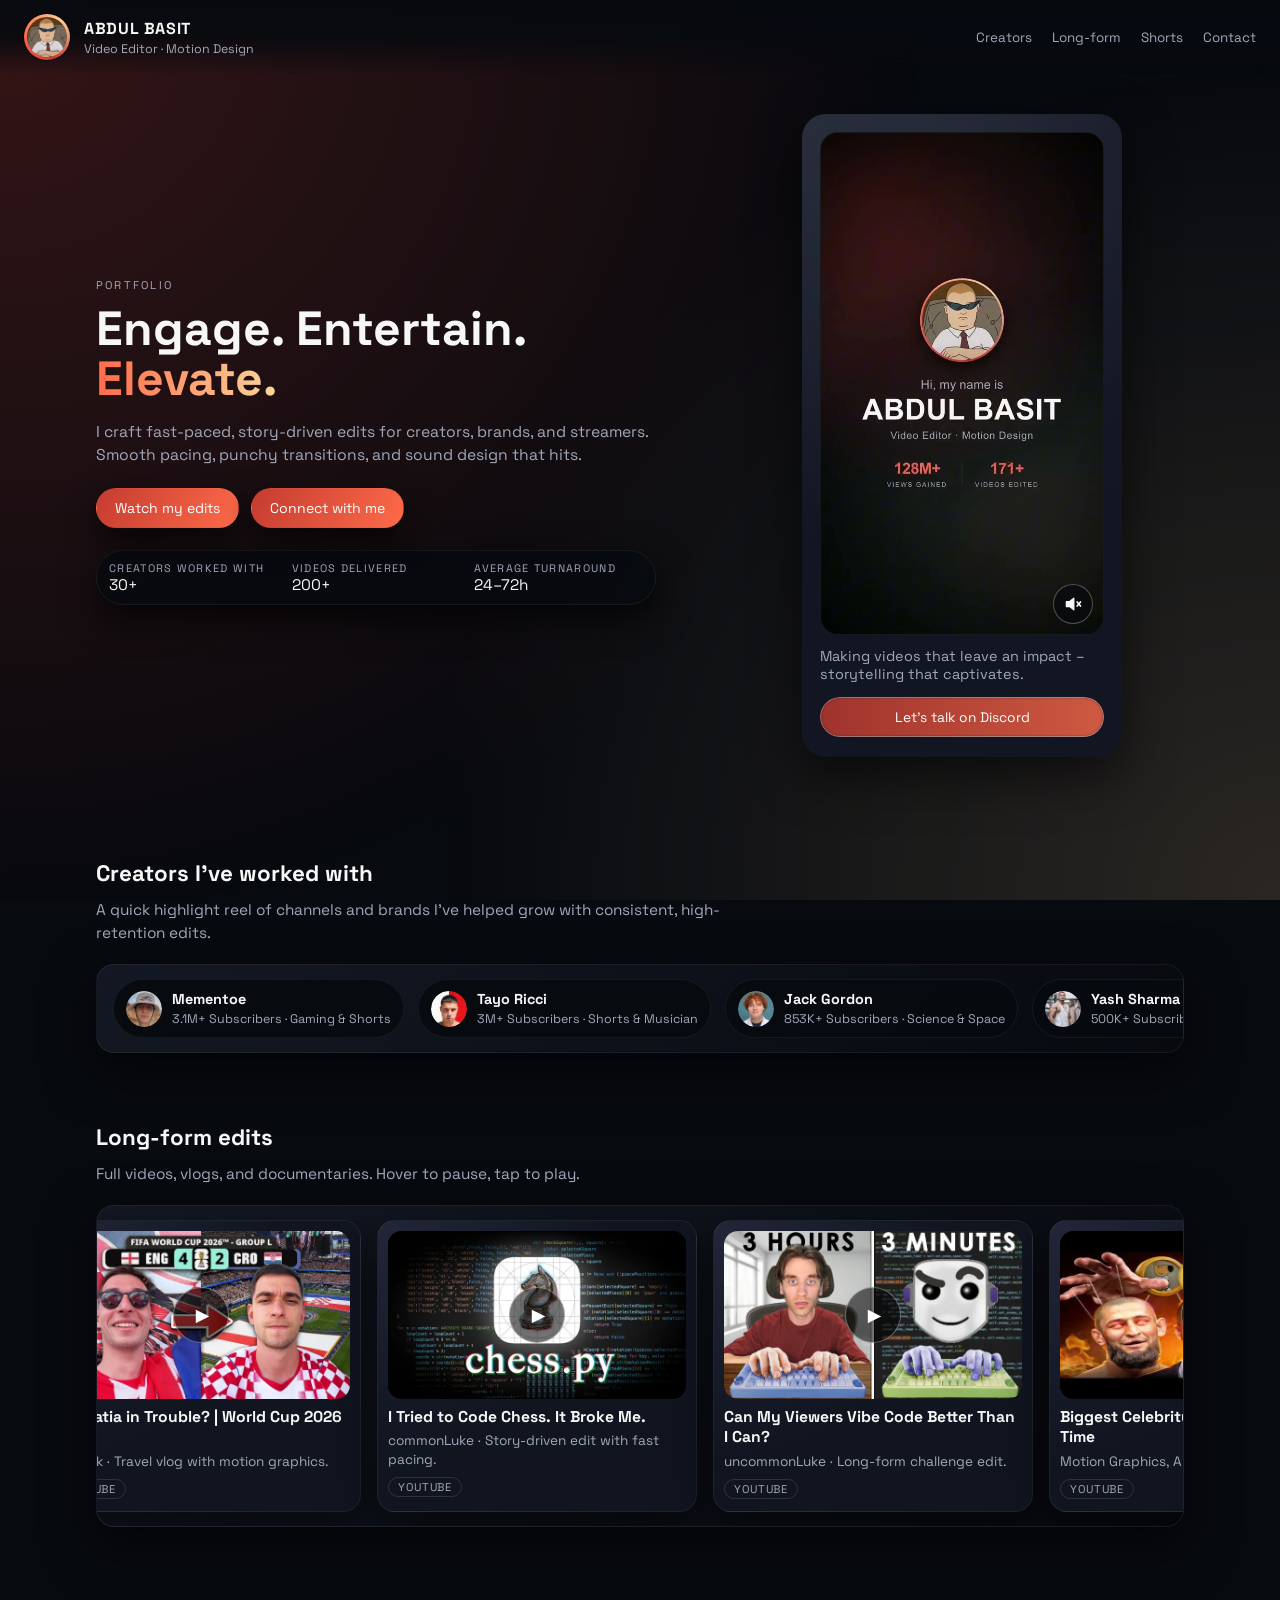
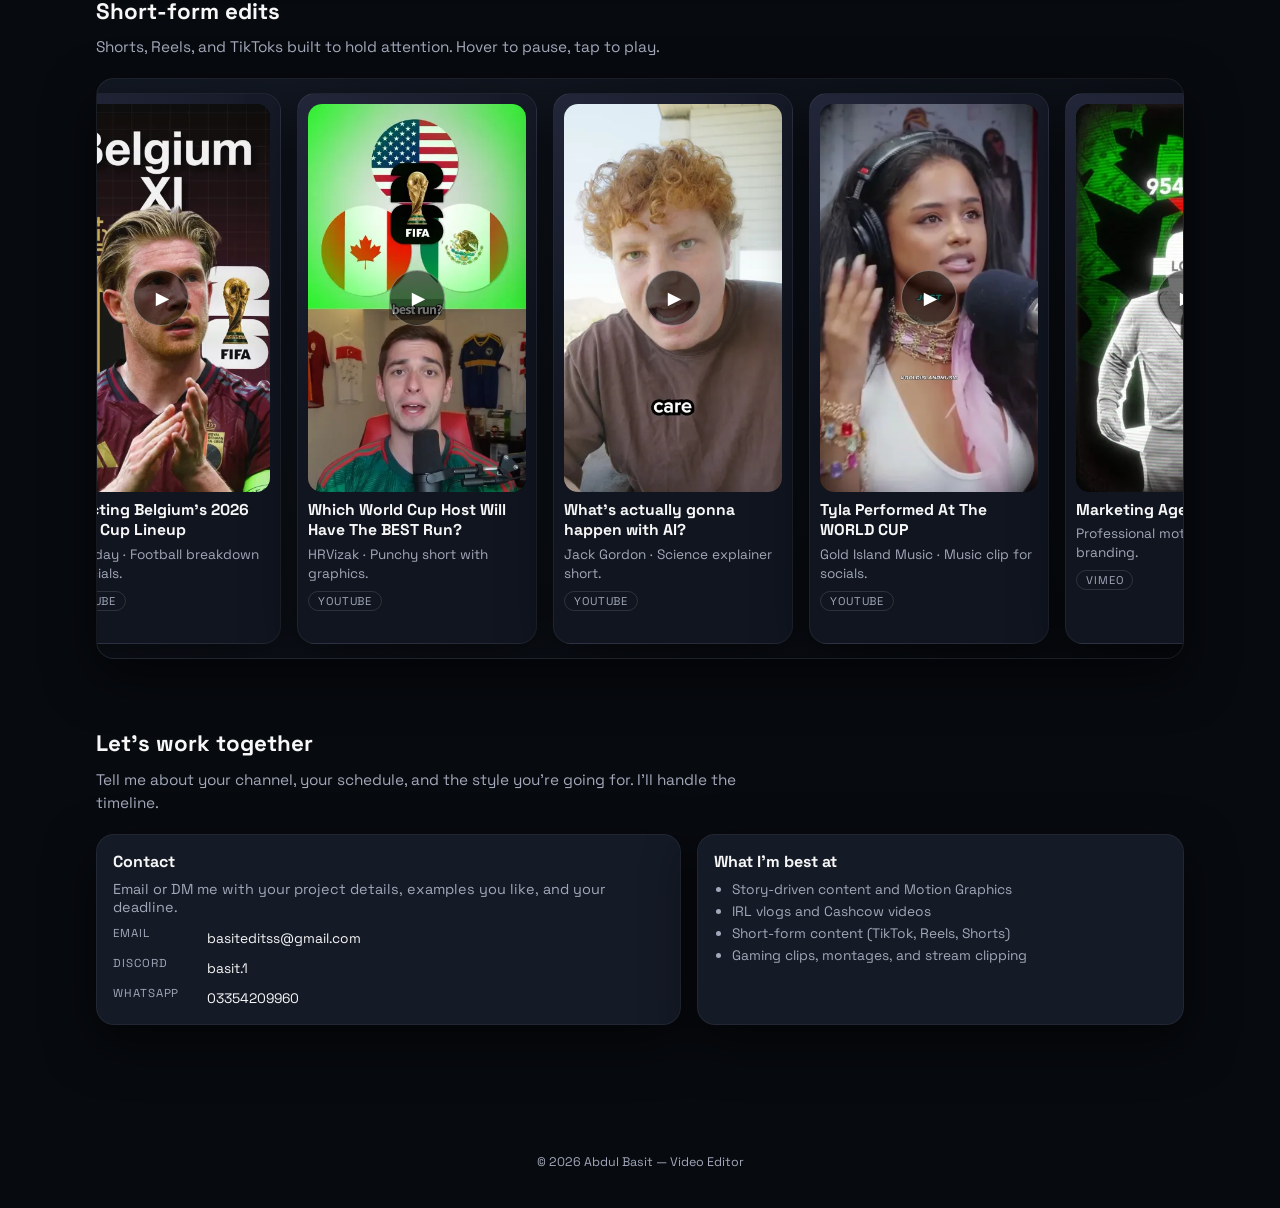
<file: index.html>
<!DOCTYPE html>
<html lang="en">

<head>
  <meta charset="UTF-8" />
  <meta name="viewport" content="width=device-width, initial-scale=1.0" />
  <title>Video Editor Portfolio</title>
  <link rel="stylesheet" href="styles.css" />
  <link rel="preconnect" href="https://fonts.googleapis.com" />
  <link rel="preconnect" href="https://fonts.gstatic.com" crossorigin />
  <link href="https://fonts.googleapis.com/css2?family=Space+Grotesk:wght@400;500;700&display=swap" rel="stylesheet" />
</head>

<body>
  <div class="page-gradient"></div>
  <header class="site-header">
    <div class="brand">
      <div class="pfp-frame">
        <img src="assets/images/pfp.webp" alt="Profile picture" width="46" height="46" />
      </div>
      <div class="brand-text">
        <h1 class="brand-name">Abdul Basit</h1>
        <p class="brand-tagline">Video Editor · Motion Design</p>
      </div>
    </div>
    <nav class="nav">
      <a href="#creators">Creators</a>
      <a href="#reels">Long-form</a>
      <a href="#shorts">Shorts</a>
      <a href="#contact">Contact</a>
    </nav>
  </header>

  <main>
    <!-- Hero -->
    <section class="hero" id="top">
      <div class="hero-content">
        <p class="eyebrow">Portfolio</p>
        <h2 class="hero-title">
          Engage. Entertain. <span>Elevate.</span>
        </h2>
        <p class="hero-subtitle">
          I craft fast-paced, story-driven edits for creators, brands, and
          streamers. Smooth pacing, punchy transitions, and sound design that
          hits.
        </p>
        <div class="hero-cta">
          <a href="#reels" class="btn primary">Watch my edits</a>
          <a href="#contact" class="btn primary">Connect with me</a>
        </div>
        <div class="hero-metadata">
          <div>
            <span class="label">Creators worked with</span>
            <span class="value">30+</span>
          </div>
          <div>
            <span class="label">Videos delivered</span>
            <span class="value">200+</span>
          </div>
          <div>
            <span class="label">Average turnaround</span>
            <span class="value">24–72h</span>
          </div>
        </div>
      </div>
      <div class="hero-visual">
        <div class="hero-card">
          <div class="hero-reel" id="hero-reel">
            <video
              id="hero-reel-video"
              poster="assets/video/showreel-poster.webp"
              width="540"
              height="960"
              muted
              loop
              playsinline
              preload="metadata"
            >
              <source src="assets/video/showreel.mp4" type="video/mp4" />
            </video>
            <button class="reel-sound" id="reel-sound" type="button" aria-label="Turn sound on">
              <svg viewBox="0 0 24 24" aria-hidden="true" focusable="false">
                <path class="spk" d="M4 9v6h4l5 4V5L8 9H4z" />
                <path class="on" d="M16.5 8.5a5 5 0 0 1 0 7" />
                <path class="off" d="M17 9.5l4 5M21 9.5l-4 5" />
              </svg>
            </button>
          </div>
          <p class="hero-card-caption">
            Making videos that leave an impact – storytelling that captivates.
          </p>
          <div class="hero-cta-bar">
            <div class="hero-wave"></div>
            <a
              href="https://discord.com/users/1213551813996052602"
              class="btn hero-discord"
              target="_blank"
              rel="noreferrer"
            >
              Let’s talk on Discord
            </a>
          </div>
        </div>
      </div>
    </section>

    <!-- Creators slider -->
    <section class="section" id="creators">
      <div class="section-header">
        <h3>Creators I’ve worked with</h3>
        <p>
          A quick highlight reel of channels and brands I’ve helped grow with
          consistent, high-retention edits.
        </p>
      </div>

      <div class="creator-slider-wrapper">
        <div class="creator-slider" aria-label="Creators I have worked with">
          <div class="creator-track">
            <!-- Set 1 -->
            <article class="creator-card">
              <div class="creator-avatar">
                <img src="assets/images/memntoe.webp" alt="Mementoe" width="36" height="36" />
              </div>
              <div class="creator-info">
                <h4>Mementoe</h4>
                <p>3.1M+ Subscribers · Gaming & Shorts</p>
              </div>
            </article>

            <article class="creator-card">
              <div class="creator-avatar">
                <img src="assets/images/tayo.webp" alt="Tayo Ricci" width="36" height="36" />
              </div>
              <div class="creator-info">
                <h4>Tayo Ricci</h4>
                <p>3M+ Subscribers · Shorts & Musician</p>
              </div>
            </article>

            <article class="creator-card">
              <div class="creator-avatar">
                <img src="assets/images/jackgordon.webp" alt="Jack Gordon" width="36" height="36" />
              </div>
              <div class="creator-info">
                <h4>Jack Gordon</h4>
                <p>853K+ Subscribers · Science & Space</p>
              </div>
            </article>

            <article class="creator-card">
              <div class="creator-avatar">
                <img src="assets/images/yash.webp" alt="Yash Sharma Fitness" width="36" height="36" />
              </div>
              <div class="creator-info">
                <h4>Yash Sharma Fitness</h4>
                <p>500K+ Subscribers · Fitness & Lifestyle</p>
              </div>
            </article>

            <article class="creator-card">
              <div class="creator-avatar">
                <img src="assets/images/hrvizak.webp" alt="HRVizak" width="36" height="36" />
              </div>
              <div class="creator-info">
                <h4>HRVizak</h4>
                <p>316K+ Subscribers · Football & Sports</p>
              </div>
            </article>

            <article class="creator-card">
              <div class="creator-avatar">
                <img src="assets/images/dude.webp" alt="Dude Real Media" width="36" height="36" />
              </div>
              <div class="creator-info">
                <h4>Dude Real Media</h4>
                <p>180k+ Subscribers · Clipping</p>
              </div>
            </article>

            <article class="creator-card">
              <div class="creator-avatar">
                <img src="assets/images/goldisland.webp" alt="Gold Island Music" width="36" height="36" />
              </div>
              <div class="creator-info">
                <h4>Gold Island Music</h4>
                <p>165K+ Subscribers · Music</p>
              </div>
            </article>

            <article class="creator-card">
              <div class="creator-avatar">
                <img src="assets/images/ryan.webp" alt="Ryan Haff" width="36" height="36" />
              </div>
              <div class="creator-info">
                <h4>Ryan Haff</h4>
                <p>140k+ Followers · Fitness & Nutrition</p>
              </div>
            </article>

            <article class="creator-card">
              <div class="creator-avatar">
                <img src="assets/images/viralclub.webp" alt="ViralClub" width="36" height="36" />
              </div>
              <div class="creator-info">
                <h4>ViralClub</h4>
                <p>120k+ Subscribers · Podcast Clipping</p>
              </div>
            </article>

            <article class="creator-card">
              <div class="creator-avatar">
                <img src="assets/images/matchday.webp" alt="Matchday" width="36" height="36" />
              </div>
              <div class="creator-info">
                <h4>Matchday</h4>
                <p>64K+ Subscribers · Football</p>
              </div>
            </article>

            <article class="creator-card">
              <div class="creator-avatar">
                <img src="assets/images/commonluke.webp" alt="commonLuke" width="36" height="36" />
              </div>
              <div class="creator-info">
                <h4>commonLuke</h4>
                <p>57K+ Subscribers · Coding & Tech</p>
              </div>
            </article>

            <article class="creator-card">
              <div class="creator-avatar">
                <img src="assets/images/nealgardner.webp" alt="Neal Talks Football" width="36" height="36" />
              </div>
              <div class="creator-info">
                <h4>Neal Talks Football</h4>
                <p>6.7K+ Subscribers · Football Podcast</p>
              </div>
            </article>

            <article class="creator-card">
              <div class="creator-avatar">
                <img src="assets/images/catacards.webp" alt="CataCards" width="36" height="36" />
              </div>
              <div class="creator-info">
                <h4>CataCards</h4>
                <p>3.9K+ Subscribers · Pokémon & Collecting</p>
              </div>
            </article>

            <article class="creator-card">
              <div class="creator-avatar">
                <img src="assets/images/curve.webp" alt="Curve Media" width="36" height="36" />
              </div>
              <div class="creator-info">
                <h4>Curve Media</h4>
                <p>Documentary · Motion Graphics</p>
              </div>
            </article>

            <!-- Set 2 (duplicate of Set 1 for a seamless loop) -->
            <article class="creator-card">
              <div class="creator-avatar">
                <img src="assets/images/memntoe.webp" alt="Mementoe" width="36" height="36" />
              </div>
              <div class="creator-info">
                <h4>Mementoe</h4>
                <p>3.1M+ Subscribers · Gaming & Shorts</p>
              </div>
            </article>

            <article class="creator-card">
              <div class="creator-avatar">
                <img src="assets/images/tayo.webp" alt="Tayo Ricci" width="36" height="36" />
              </div>
              <div class="creator-info">
                <h4>Tayo Ricci</h4>
                <p>3M+ Subscribers · Shorts & Musician</p>
              </div>
            </article>

            <article class="creator-card">
              <div class="creator-avatar">
                <img src="assets/images/jackgordon.webp" alt="Jack Gordon" width="36" height="36" />
              </div>
              <div class="creator-info">
                <h4>Jack Gordon</h4>
                <p>853K+ Subscribers · Science & Space</p>
              </div>
            </article>

            <article class="creator-card">
              <div class="creator-avatar">
                <img src="assets/images/yash.webp" alt="Yash Sharma Fitness" width="36" height="36" />
              </div>
              <div class="creator-info">
                <h4>Yash Sharma Fitness</h4>
                <p>500K+ Subscribers · Fitness & Lifestyle</p>
              </div>
            </article>

            <article class="creator-card">
              <div class="creator-avatar">
                <img src="assets/images/hrvizak.webp" alt="HRVizak" width="36" height="36" />
              </div>
              <div class="creator-info">
                <h4>HRVizak</h4>
                <p>316K+ Subscribers · Football & Sports</p>
              </div>
            </article>

            <article class="creator-card">
              <div class="creator-avatar">
                <img src="assets/images/dude.webp" alt="Dude Real Media" width="36" height="36" />
              </div>
              <div class="creator-info">
                <h4>Dude Real Media</h4>
                <p>180k+ Subscribers · Clipping</p>
              </div>
            </article>

            <article class="creator-card">
              <div class="creator-avatar">
                <img src="assets/images/goldisland.webp" alt="Gold Island Music" width="36" height="36" />
              </div>
              <div class="creator-info">
                <h4>Gold Island Music</h4>
                <p>165K+ Subscribers · Music</p>
              </div>
            </article>

            <article class="creator-card">
              <div class="creator-avatar">
                <img src="assets/images/ryan.webp" alt="Ryan Haff" width="36" height="36" />
              </div>
              <div class="creator-info">
                <h4>Ryan Haff</h4>
                <p>140k+ Followers · Fitness & Nutrition</p>
              </div>
            </article>

            <article class="creator-card">
              <div class="creator-avatar">
                <img src="assets/images/viralclub.webp" alt="ViralClub" width="36" height="36" />
              </div>
              <div class="creator-info">
                <h4>ViralClub</h4>
                <p>120k+ Subscribers · Podcast Clipping</p>
              </div>
            </article>

            <article class="creator-card">
              <div class="creator-avatar">
                <img src="assets/images/matchday.webp" alt="Matchday" width="36" height="36" />
              </div>
              <div class="creator-info">
                <h4>Matchday</h4>
                <p>64K+ Subscribers · Football</p>
              </div>
            </article>

            <article class="creator-card">
              <div class="creator-avatar">
                <img src="assets/images/commonluke.webp" alt="commonLuke" width="36" height="36" />
              </div>
              <div class="creator-info">
                <h4>commonLuke</h4>
                <p>57K+ Subscribers · Coding & Tech</p>
              </div>
            </article>

            <article class="creator-card">
              <div class="creator-avatar">
                <img src="assets/images/nealgardner.webp" alt="Neal Talks Football" width="36" height="36" />
              </div>
              <div class="creator-info">
                <h4>Neal Talks Football</h4>
                <p>6.7K+ Subscribers · Football Podcast</p>
              </div>
            </article>

            <article class="creator-card">
              <div class="creator-avatar">
                <img src="assets/images/catacards.webp" alt="CataCards" width="36" height="36" />
              </div>
              <div class="creator-info">
                <h4>CataCards</h4>
                <p>3.9K+ Subscribers · Pokémon & Collecting</p>
              </div>
            </article>

            <article class="creator-card">
              <div class="creator-avatar">
                <img src="assets/images/curve.webp" alt="Curve Media" width="36" height="36" />
              </div>
              <div class="creator-info">
                <h4>Curve Media</h4>
                <p>Documentary · Motion Graphics</p>
              </div>
            </article>

          </div>
        </div>
      </div>
    </section>

    <!-- Long-form edits -->
    <section class="section" id="reels">
      <div class="section-header">
        <h3>Long-form edits</h3>
        <p>
          Full videos, vlogs, and documentaries. Hover to pause, tap to play.
        </p>
      </div>

      <div class="video-slider-wrapper">
        <div class="video-slider" aria-label="Long-form edits">
          <div class="video-track">
            <!-- Set 1 -->
            <article class="video-card reveal">
              <div class="video-frame">
                <div class="video-lite" data-provider="youtube" data-id="EY2Oz_BBRPQ" role="button" tabindex="0" aria-label="Play video: Is Croatia in Trouble? | World Cup 2026 Vlog">
                  <img src="assets/images/yt-EY2Oz_BBRPQ.webp" alt="" loading="lazy" width="640" height="360" />
                  <span class="play-btn" aria-hidden="true">▶</span>
                </div>
              </div>
              <div class="video-meta">
                <h4>Is Croatia in Trouble? | World Cup 2026 Vlog</h4>
                <p>HRVizak · Travel vlog with motion graphics.</p>
                <span class="pill">YouTube</span>
              </div>
            </article>

            <article class="video-card reveal">
              <div class="video-frame">
                <div class="video-lite" data-provider="youtube" data-id="pCbZYe2yoDo" role="button" tabindex="0" aria-label="Play video: I Tried to Code Chess. It Broke Me.">
                  <img src="assets/images/yt-pCbZYe2yoDo.webp" alt="" loading="lazy" width="640" height="360" />
                  <span class="play-btn" aria-hidden="true">▶</span>
                </div>
              </div>
              <div class="video-meta">
                <h4>I Tried to Code Chess. It Broke Me.</h4>
                <p>commonLuke · Story-driven edit with fast pacing.</p>
                <span class="pill">YouTube</span>
              </div>
            </article>

            <article class="video-card reveal">
              <div class="video-frame">
                <div class="video-lite" data-provider="youtube" data-id="bmEtZ7z_G5U" role="button" tabindex="0" aria-label="Play video: Can My Viewers Vibe Code Better Than I Can?">
                  <img src="assets/images/yt-bmEtZ7z_G5U.webp" alt="" loading="lazy" width="640" height="360" />
                  <span class="play-btn" aria-hidden="true">▶</span>
                </div>
              </div>
              <div class="video-meta">
                <h4>Can My Viewers Vibe Code Better Than I Can?</h4>
                <p>uncommonLuke · Long-form challenge edit.</p>
                <span class="pill">YouTube</span>
              </div>
            </article>

            <article class="video-card reveal">
              <div class="video-frame">
                <div class="video-lite" data-provider="youtube" data-id="uVXnLMQs4x0" role="button" tabindex="0" aria-label="Play video: Biggest Celebrity Crypto Scams Of All Time">
                  <img src="assets/images/yt-uVXnLMQs4x0.webp" alt="" loading="lazy" width="640" height="360" />
                  <span class="play-btn" aria-hidden="true">▶</span>
                </div>
              </div>
              <div class="video-meta">
                <h4>Biggest Celebrity Crypto Scams Of All Time</h4>
                <p>Motion Graphics, Animation, and storytelling.</p>
                <span class="pill">YouTube</span>
              </div>
            </article>

            <article class="video-card reveal">
              <div class="video-frame">
                <div class="video-lite" data-provider="youtube" data-id="Dx8pyPvpEJI" role="button" tabindex="0" aria-label="Play video: MrBeast's Journey from ZERO to HERO">
                  <img src="assets/images/yt-Dx8pyPvpEJI.webp" alt="" loading="lazy" width="640" height="360" />
                  <span class="play-btn" aria-hidden="true">▶</span>
                </div>
              </div>
              <div class="video-meta">
                <h4>MrBeast's Journey from ZERO to HERO</h4>
                <p>Motion Graphics, Animation, and storytelling.</p>
                <span class="pill">YouTube</span>
              </div>
            </article>

            <article class="video-card reveal">
              <div class="video-frame">
                <div class="video-lite" data-provider="vimeo" data-id="1166740503" role="button" tabindex="0" aria-label="Play video: Reality of Money">
                  <img src="assets/images/vimeo-1166740503.webp" alt="" loading="lazy" width="640" height="360" />
                  <span class="play-btn" aria-hidden="true">▶</span>
                </div>
              </div>
              <div class="video-meta">
                <h4>Reality of Money</h4>
                <p>Introduction clip with Motion Graphics.</p>
                <span class="pill">Vimeo</span>
              </div>
            </article>

            <article class="video-card reveal">
              <div class="video-frame">
                <div class="video-lite" data-provider="vimeo" data-id="1166739507" role="button" tabindex="0" aria-label="Play video: 10 Second Clip from the Client's Video">
                  <img src="assets/images/vimeo-1166739507.webp" alt="" loading="lazy" width="640" height="360" />
                  <span class="play-btn" aria-hidden="true">▶</span>
                </div>
              </div>
              <div class="video-meta">
                <h4>10 Second Clip from the Client's Video</h4>
                <p>Gaming content with fast pacing.</p>
                <span class="pill">Vimeo</span>
              </div>
            </article>

            <!-- Set 2 (duplicate of Set 1 for a seamless loop) -->
            <article class="video-card reveal video-track-copy">
              <div class="video-frame">
                <div class="video-lite" data-provider="youtube" data-id="EY2Oz_BBRPQ" role="button" tabindex="0" aria-label="Play video: Is Croatia in Trouble? | World Cup 2026 Vlog">
                  <img src="assets/images/yt-EY2Oz_BBRPQ.webp" alt="" loading="lazy" width="640" height="360" />
                  <span class="play-btn" aria-hidden="true">▶</span>
                </div>
              </div>
              <div class="video-meta">
                <h4>Is Croatia in Trouble? | World Cup 2026 Vlog</h4>
                <p>HRVizak · Travel vlog with motion graphics.</p>
                <span class="pill">YouTube</span>
              </div>
            </article>

            <article class="video-card reveal video-track-copy">
              <div class="video-frame">
                <div class="video-lite" data-provider="youtube" data-id="pCbZYe2yoDo" role="button" tabindex="0" aria-label="Play video: I Tried to Code Chess. It Broke Me.">
                  <img src="assets/images/yt-pCbZYe2yoDo.webp" alt="" loading="lazy" width="640" height="360" />
                  <span class="play-btn" aria-hidden="true">▶</span>
                </div>
              </div>
              <div class="video-meta">
                <h4>I Tried to Code Chess. It Broke Me.</h4>
                <p>commonLuke · Story-driven edit with fast pacing.</p>
                <span class="pill">YouTube</span>
              </div>
            </article>

            <article class="video-card reveal video-track-copy">
              <div class="video-frame">
                <div class="video-lite" data-provider="youtube" data-id="bmEtZ7z_G5U" role="button" tabindex="0" aria-label="Play video: Can My Viewers Vibe Code Better Than I Can?">
                  <img src="assets/images/yt-bmEtZ7z_G5U.webp" alt="" loading="lazy" width="640" height="360" />
                  <span class="play-btn" aria-hidden="true">▶</span>
                </div>
              </div>
              <div class="video-meta">
                <h4>Can My Viewers Vibe Code Better Than I Can?</h4>
                <p>uncommonLuke · Long-form challenge edit.</p>
                <span class="pill">YouTube</span>
              </div>
            </article>

            <article class="video-card reveal video-track-copy">
              <div class="video-frame">
                <div class="video-lite" data-provider="youtube" data-id="uVXnLMQs4x0" role="button" tabindex="0" aria-label="Play video: Biggest Celebrity Crypto Scams Of All Time">
                  <img src="assets/images/yt-uVXnLMQs4x0.webp" alt="" loading="lazy" width="640" height="360" />
                  <span class="play-btn" aria-hidden="true">▶</span>
                </div>
              </div>
              <div class="video-meta">
                <h4>Biggest Celebrity Crypto Scams Of All Time</h4>
                <p>Motion Graphics, Animation, and storytelling.</p>
                <span class="pill">YouTube</span>
              </div>
            </article>

            <article class="video-card reveal video-track-copy">
              <div class="video-frame">
                <div class="video-lite" data-provider="youtube" data-id="Dx8pyPvpEJI" role="button" tabindex="0" aria-label="Play video: MrBeast's Journey from ZERO to HERO">
                  <img src="assets/images/yt-Dx8pyPvpEJI.webp" alt="" loading="lazy" width="640" height="360" />
                  <span class="play-btn" aria-hidden="true">▶</span>
                </div>
              </div>
              <div class="video-meta">
                <h4>MrBeast's Journey from ZERO to HERO</h4>
                <p>Motion Graphics, Animation, and storytelling.</p>
                <span class="pill">YouTube</span>
              </div>
            </article>

            <article class="video-card reveal video-track-copy">
              <div class="video-frame">
                <div class="video-lite" data-provider="vimeo" data-id="1166740503" role="button" tabindex="0" aria-label="Play video: Reality of Money">
                  <img src="assets/images/vimeo-1166740503.webp" alt="" loading="lazy" width="640" height="360" />
                  <span class="play-btn" aria-hidden="true">▶</span>
                </div>
              </div>
              <div class="video-meta">
                <h4>Reality of Money</h4>
                <p>Introduction clip with Motion Graphics.</p>
                <span class="pill">Vimeo</span>
              </div>
            </article>

            <article class="video-card reveal video-track-copy">
              <div class="video-frame">
                <div class="video-lite" data-provider="vimeo" data-id="1166739507" role="button" tabindex="0" aria-label="Play video: 10 Second Clip from the Client's Video">
                  <img src="assets/images/vimeo-1166739507.webp" alt="" loading="lazy" width="640" height="360" />
                  <span class="play-btn" aria-hidden="true">▶</span>
                </div>
              </div>
              <div class="video-meta">
                <h4>10 Second Clip from the Client's Video</h4>
                <p>Gaming content with fast pacing.</p>
                <span class="pill">Vimeo</span>
              </div>
            </article>
          </div>
        </div>
      </div>
    </section>

    <!-- Short-form edits -->
    <section class="section" id="shorts">
      <div class="section-header">
        <h3>Short-form edits</h3>
        <p>
          Shorts, Reels, and TikToks built to hold attention. Hover to pause, tap to play.
        </p>
      </div>

      <div class="video-slider-wrapper">
        <div class="video-slider" aria-label="Short-form edits">
          <div class="video-track">
            <!-- Set 1 -->
            <article class="video-card reveal is-short">
              <div class="video-frame">
                <div class="video-lite" data-provider="youtube" data-id="zOsqCmP2x-0" role="button" tabindex="0" aria-label="Play video: Predicting Belgium's 2026 World Cup Lineup">
                  <img src="assets/images/yt-zOsqCmP2x-0.webp" alt="" loading="lazy" width="360" height="640" />
                  <span class="play-btn" aria-hidden="true">▶</span>
                </div>
              </div>
              <div class="video-meta">
                <h4>Predicting Belgium's 2026 World Cup Lineup</h4>
                <p>Matchday · Football breakdown for socials.</p>
                <span class="pill">YouTube</span>
              </div>
            </article>

            <article class="video-card reveal is-short">
              <div class="video-frame">
                <div class="video-lite" data-provider="youtube" data-id="-Ce-KLVQUmA" role="button" tabindex="0" aria-label="Play video: Which World Cup Host Will Have The BEST Run?">
                  <img src="assets/images/yt--Ce-KLVQUmA.webp" alt="" loading="lazy" width="360" height="640" />
                  <span class="play-btn" aria-hidden="true">▶</span>
                </div>
              </div>
              <div class="video-meta">
                <h4>Which World Cup Host Will Have The BEST Run?</h4>
                <p>HRVizak · Punchy short with graphics.</p>
                <span class="pill">YouTube</span>
              </div>
            </article>

            <article class="video-card reveal is-short">
              <div class="video-frame">
                <div class="video-lite" data-provider="youtube" data-id="BSRTGrSY-f8" role="button" tabindex="0" aria-label="Play video: What's actually gonna happen with AI?">
                  <img src="assets/images/yt-BSRTGrSY-f8.webp" alt="" loading="lazy" width="360" height="640" />
                  <span class="play-btn" aria-hidden="true">▶</span>
                </div>
              </div>
              <div class="video-meta">
                <h4>What's actually gonna happen with AI?</h4>
                <p>Jack Gordon · Science explainer short.</p>
                <span class="pill">YouTube</span>
              </div>
            </article>

            <article class="video-card reveal is-short">
              <div class="video-frame">
                <div class="video-lite" data-provider="youtube" data-id="_CQvQNGEYcg" role="button" tabindex="0" aria-label="Play video: Tyla Performed At The WORLD CUP">
                  <img src="assets/images/yt-_CQvQNGEYcg.webp" alt="" loading="lazy" width="360" height="640" />
                  <span class="play-btn" aria-hidden="true">▶</span>
                </div>
              </div>
              <div class="video-meta">
                <h4>Tyla Performed At The WORLD CUP</h4>
                <p>Gold Island Music · Music clip for socials.</p>
                <span class="pill">YouTube</span>
              </div>
            </article>

            <article class="video-card reveal is-short">
              <div class="video-frame">
                <div class="video-lite" data-provider="vimeo" data-id="1166747598" role="button" tabindex="0" aria-label="Play video: Marketing Agency AD">
                  <img src="assets/images/vimeo-1166747598.webp" alt="" loading="lazy" width="360" height="640" />
                  <span class="play-btn" aria-hidden="true">▶</span>
                </div>
              </div>
              <div class="video-meta">
                <h4>Marketing Agency AD</h4>
                <p>Professional motion graphics and branding.</p>
                <span class="pill">Vimeo</span>
              </div>
            </article>

            <article class="video-card reveal is-short">
              <div class="video-frame">
                <div class="video-lite" data-provider="vimeo" data-id="1166748259" role="button" tabindex="0" aria-label="Play video: Trending Cat Videos">
                  <img src="assets/images/vimeo-1166748259.webp" alt="" loading="lazy" width="360" height="640" />
                  <span class="play-btn" aria-hidden="true">▶</span>
                </div>
              </div>
              <div class="video-meta">
                <h4>Trending Cat Videos</h4>
                <p>Short-form content optimized for social media.</p>
                <span class="pill">Vimeo</span>
              </div>
            </article>

            <article class="video-card reveal is-short">
              <div class="video-frame">
                <div class="video-lite" data-provider="file" data-src="assets/video/donnarumma.mp4" role="button" tabindex="0" aria-label="Play video: Did PSG Scammed Manchester City?">
                  <img src="assets/images/short-donnarumma.webp" alt="" loading="lazy" width="360" height="640" />
                  <span class="play-btn" aria-hidden="true">▶</span>
                </div>
              </div>
              <div class="video-meta">
                <h4>Did PSG Scammed Manchester City?</h4>
                <p>Transfer story told in motion graphics.</p>
                <span class="pill">Motion graphics</span>
              </div>
            </article>

            <article class="video-card reveal is-short">
              <div class="video-frame">
                <div class="video-lite" data-provider="file" data-src="assets/video/match-forfeit.mp4" role="button" tabindex="0" aria-label="Play video: They Scored 149 Own Goals on Purpose">
                  <img src="assets/images/short-match-forfeit.webp" alt="" loading="lazy" width="360" height="640" />
                  <span class="play-btn" aria-hidden="true">▶</span>
                </div>
              </div>
              <div class="video-meta">
                <h4>They Scored 149 Own Goals on Purpose</h4>
                <p>Football history, animated end to end.</p>
                <span class="pill">Motion graphics</span>
              </div>
            </article>

            <article class="video-card reveal is-short">
              <div class="video-frame">
                <div class="video-lite" data-provider="file" data-src="assets/video/toilet-rush.mp4" role="button" tabindex="0" aria-label="Play video: This World Cup Match caused a water shortage in Tokyo">
                  <img src="assets/images/short-toilet-rush.webp" alt="" loading="lazy" width="360" height="640" />
                  <span class="play-btn" aria-hidden="true">▶</span>
                </div>
              </div>
              <div class="video-meta">
                <h4>This World Cup Match caused a water shortage in Tokyo</h4>
                <p>Stat-driven explainer built for retention.</p>
                <span class="pill">Motion graphics</span>
              </div>
            </article>

            <article class="video-card reveal is-short">
              <div class="video-frame">
                <div class="video-lite" data-provider="file" data-src="assets/video/intro.mp4" role="button" tabindex="0" aria-label="Play video: Channel Intro">
                  <img src="assets/images/short-intro.webp" alt="" loading="lazy" width="360" height="640" />
                  <span class="play-btn" aria-hidden="true">▶</span>
                </div>
              </div>
              <div class="video-meta">
                <h4>Channel Intro</h4>
                <p>Talking-head open with sound design.</p>
                <span class="pill">Talking head</span>
              </div>
            </article>

            <!-- Set 2 (duplicate of Set 1 for a seamless loop) -->
            <article class="video-card reveal is-short video-track-copy">
              <div class="video-frame">
                <div class="video-lite" data-provider="youtube" data-id="zOsqCmP2x-0" role="button" tabindex="0" aria-label="Play video: Predicting Belgium's 2026 World Cup Lineup">
                  <img src="assets/images/yt-zOsqCmP2x-0.webp" alt="" loading="lazy" width="360" height="640" />
                  <span class="play-btn" aria-hidden="true">▶</span>
                </div>
              </div>
              <div class="video-meta">
                <h4>Predicting Belgium's 2026 World Cup Lineup</h4>
                <p>Matchday · Football breakdown for socials.</p>
                <span class="pill">YouTube</span>
              </div>
            </article>

            <article class="video-card reveal is-short video-track-copy">
              <div class="video-frame">
                <div class="video-lite" data-provider="youtube" data-id="-Ce-KLVQUmA" role="button" tabindex="0" aria-label="Play video: Which World Cup Host Will Have The BEST Run?">
                  <img src="assets/images/yt--Ce-KLVQUmA.webp" alt="" loading="lazy" width="360" height="640" />
                  <span class="play-btn" aria-hidden="true">▶</span>
                </div>
              </div>
              <div class="video-meta">
                <h4>Which World Cup Host Will Have The BEST Run?</h4>
                <p>HRVizak · Punchy short with graphics.</p>
                <span class="pill">YouTube</span>
              </div>
            </article>

            <article class="video-card reveal is-short video-track-copy">
              <div class="video-frame">
                <div class="video-lite" data-provider="youtube" data-id="BSRTGrSY-f8" role="button" tabindex="0" aria-label="Play video: What's actually gonna happen with AI?">
                  <img src="assets/images/yt-BSRTGrSY-f8.webp" alt="" loading="lazy" width="360" height="640" />
                  <span class="play-btn" aria-hidden="true">▶</span>
                </div>
              </div>
              <div class="video-meta">
                <h4>What's actually gonna happen with AI?</h4>
                <p>Jack Gordon · Science explainer short.</p>
                <span class="pill">YouTube</span>
              </div>
            </article>

            <article class="video-card reveal is-short video-track-copy">
              <div class="video-frame">
                <div class="video-lite" data-provider="youtube" data-id="_CQvQNGEYcg" role="button" tabindex="0" aria-label="Play video: Tyla Performed At The WORLD CUP">
                  <img src="assets/images/yt-_CQvQNGEYcg.webp" alt="" loading="lazy" width="360" height="640" />
                  <span class="play-btn" aria-hidden="true">▶</span>
                </div>
              </div>
              <div class="video-meta">
                <h4>Tyla Performed At The WORLD CUP</h4>
                <p>Gold Island Music · Music clip for socials.</p>
                <span class="pill">YouTube</span>
              </div>
            </article>

            <article class="video-card reveal is-short video-track-copy">
              <div class="video-frame">
                <div class="video-lite" data-provider="vimeo" data-id="1166747598" role="button" tabindex="0" aria-label="Play video: Marketing Agency AD">
                  <img src="assets/images/vimeo-1166747598.webp" alt="" loading="lazy" width="360" height="640" />
                  <span class="play-btn" aria-hidden="true">▶</span>
                </div>
              </div>
              <div class="video-meta">
                <h4>Marketing Agency AD</h4>
                <p>Professional motion graphics and branding.</p>
                <span class="pill">Vimeo</span>
              </div>
            </article>

            <article class="video-card reveal is-short video-track-copy">
              <div class="video-frame">
                <div class="video-lite" data-provider="vimeo" data-id="1166748259" role="button" tabindex="0" aria-label="Play video: Trending Cat Videos">
                  <img src="assets/images/vimeo-1166748259.webp" alt="" loading="lazy" width="360" height="640" />
                  <span class="play-btn" aria-hidden="true">▶</span>
                </div>
              </div>
              <div class="video-meta">
                <h4>Trending Cat Videos</h4>
                <p>Short-form content optimized for social media.</p>
                <span class="pill">Vimeo</span>
              </div>
            </article>

            <article class="video-card reveal is-short video-track-copy">
              <div class="video-frame">
                <div class="video-lite" data-provider="file" data-src="assets/video/donnarumma.mp4" role="button" tabindex="0" aria-label="Play video: Did PSG Scammed Manchester City?">
                  <img src="assets/images/short-donnarumma.webp" alt="" loading="lazy" width="360" height="640" />
                  <span class="play-btn" aria-hidden="true">▶</span>
                </div>
              </div>
              <div class="video-meta">
                <h4>Did PSG Scammed Manchester City?</h4>
                <p>Transfer story told in motion graphics.</p>
                <span class="pill">Motion graphics</span>
              </div>
            </article>

            <article class="video-card reveal is-short video-track-copy">
              <div class="video-frame">
                <div class="video-lite" data-provider="file" data-src="assets/video/match-forfeit.mp4" role="button" tabindex="0" aria-label="Play video: They Scored 149 Own Goals on Purpose">
                  <img src="assets/images/short-match-forfeit.webp" alt="" loading="lazy" width="360" height="640" />
                  <span class="play-btn" aria-hidden="true">▶</span>
                </div>
              </div>
              <div class="video-meta">
                <h4>They Scored 149 Own Goals on Purpose</h4>
                <p>Football history, animated end to end.</p>
                <span class="pill">Motion graphics</span>
              </div>
            </article>

            <article class="video-card reveal is-short video-track-copy">
              <div class="video-frame">
                <div class="video-lite" data-provider="file" data-src="assets/video/toilet-rush.mp4" role="button" tabindex="0" aria-label="Play video: This World Cup Match caused a water shortage in Tokyo">
                  <img src="assets/images/short-toilet-rush.webp" alt="" loading="lazy" width="360" height="640" />
                  <span class="play-btn" aria-hidden="true">▶</span>
                </div>
              </div>
              <div class="video-meta">
                <h4>This World Cup Match caused a water shortage in Tokyo</h4>
                <p>Stat-driven explainer built for retention.</p>
                <span class="pill">Motion graphics</span>
              </div>
            </article>

            <article class="video-card reveal is-short video-track-copy">
              <div class="video-frame">
                <div class="video-lite" data-provider="file" data-src="assets/video/intro.mp4" role="button" tabindex="0" aria-label="Play video: Channel Intro">
                  <img src="assets/images/short-intro.webp" alt="" loading="lazy" width="360" height="640" />
                  <span class="play-btn" aria-hidden="true">▶</span>
                </div>
              </div>
              <div class="video-meta">
                <h4>Channel Intro</h4>
                <p>Talking-head open with sound design.</p>
                <span class="pill">Talking head</span>
              </div>
            </article>
          </div>
        </div>
      </div>
    </section>

    <!-- Contact -->
    <section class="section" id="contact">
      <div class="section-header">
        <h3>Let’s work together</h3>
        <p>
          Tell me about your channel, your schedule, and the style you’re going
          for. I’ll handle the timeline.
        </p>
      </div>

      <div class="contact-grid">
        <div class="contact-card">
          <h4>Contact</h4>
          <p>Email or DM me with your project details, examples you like, and your deadline.</p>
          <ul class="contact-list">
            <li>
              <span class="label">Email</span>
              <a href="mailto:basiteditss@gmail.com">basiteditss@gmail.com</a>
            </li>
            <li>
              <span class="label">Discord</span>
              <a href="https://discord.com/users/1213551813996052602" target="_blank" rel="noreferrer">basit.1</a>
            </li>
            <li>
              <span class="label">WhatsApp</span>
              <a href="https://wa.me/03354209960" target="_blank" rel="noreferrer">03354209960</a>
            </li>
          </ul>
        </div>
        <div class="contact-card contact-note">
          <h4>What I’m best at</h4>
          <ul>
            <li>Story-driven content and Motion Graphics</li>
            <li>IRL vlogs and Cashcow videos</li>
            <li>Short-form content (TikTok, Reels, Shorts)</li>
            <li>Gaming clips, montages, and stream clipping</li>
          </ul>
        </div>
      </div>
    </section>
  </main>

  <footer class="site-footer">
    <p>© <span id="year"></span> Abdul Basit — Video Editor</p>
  </footer>

  <script src="script.js"></script>
</body>

</html>
</file>
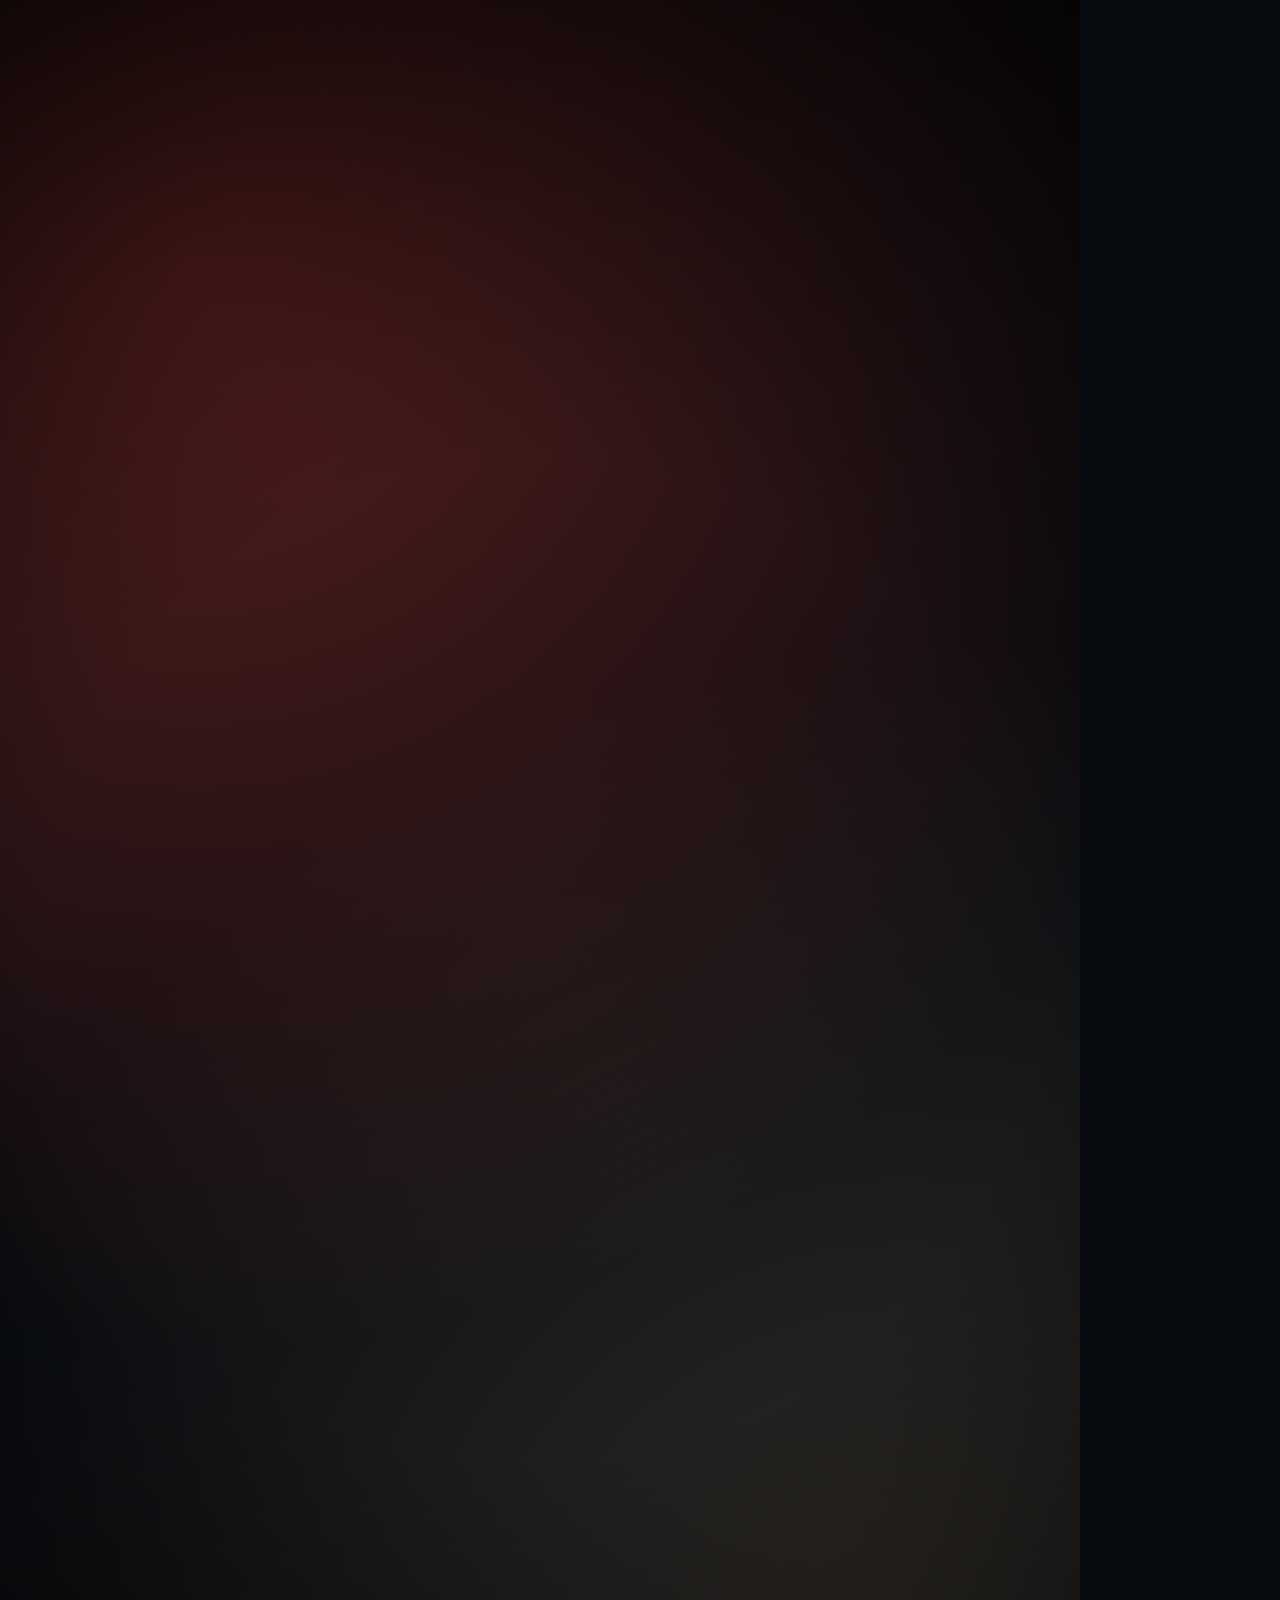
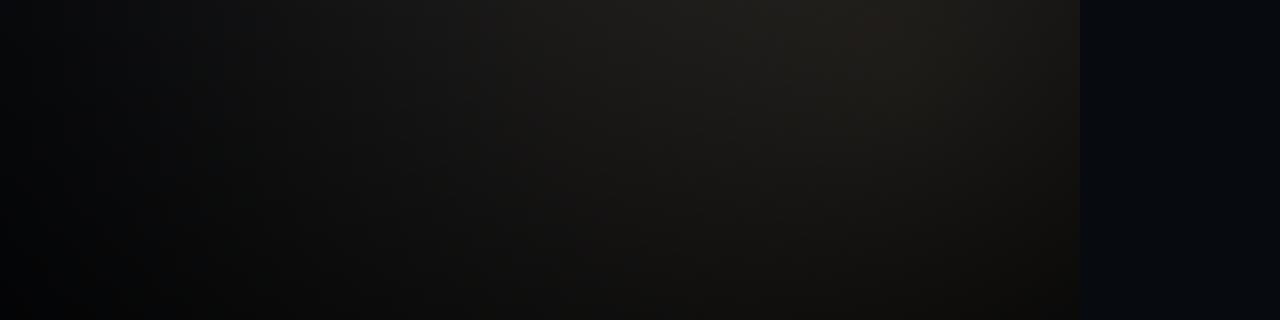
<file: brag-output/composition/index.html>
<!doctype html>
<html lang="en" data-resolution="portrait">
  <head>
    <meta charset="UTF-8" />
    <meta name="viewport" content="width=1080, height=1920" />
    <title>Abdul Basit — Brag</title>
    <script src="https://cdn.jsdelivr.net/npm/gsap@3.14.2/dist/gsap.min.js"></script>
    <style>
      @font-face {
        font-family: "Space Grotesk";
        src: url("assets/fonts/SpaceGrotesk.woff2") format("woff2");
        font-weight: 400 700;
        font-style: normal;
        font-display: block;
      }

      * { margin: 0; padding: 0; box-sizing: border-box; }

      html, body {
        width: 1080px;
        height: 1920px;
        overflow: hidden;
        background: #070a0f;
      }

      #root {
        position: relative;
        width: 100%;
        height: 100%;
        overflow: hidden;
        background: #070a0f;
        color: #f7f7f7;
        font-family: "Space Grotesk", sans-serif;
        font-feature-settings: "tnum" 1;
      }

      .clip { position: absolute; inset: 0; }

      /* ---------- persistent ground ---------- */
      #glow {
        position: absolute;
        inset: 0;
        background:
          radial-gradient(circle at 18% 14%, rgba(196, 59, 47, 0.42), transparent 58%),
          radial-gradient(circle at 84% 88%, rgba(255, 215, 160, 0.16), transparent 55%);
      }
      #vignette {
        position: absolute;
        inset: 0;
        background: radial-gradient(circle at 50% 50%, transparent 45%, rgba(0, 0, 0, 0.72) 100%);
      }
      #kick {
        position: absolute;
        inset: 0;
        background: radial-gradient(circle at 50% 46%, rgba(255, 107, 74, 0.5), transparent 62%);
        opacity: 0;
      }

      .center {
        position: absolute;
        inset: 0;
        display: flex;
        flex-direction: column;
        align-items: center;
        justify-content: center;
        padding: 0 80px;
      }

      /* ---------- scene 1 : the introduction ---------- */
      /* Logo in the site's own conic ember ring */
      #s1-logo {
        display: flex;
        align-items: center;
        justify-content: center;
        width: 312px;
        height: 312px;
        border-radius: 50%;
        padding: 7px;
        background: conic-gradient(from 160deg, #c43b2f, #ff6b4a, #fdd29a, #c43b2f);
        box-shadow: 0 22px 60px rgba(0, 0, 0, 0.75);
      }
      #s1-logo img {
        width: 100%;
        height: 100%;
        border-radius: 50%;
        object-fit: cover;
        display: block;
      }
      #s1-hi {
        display: block;
        margin-top: 54px;
        font-size: 46px;
        font-weight: 400;
        color: #a2a8b9;
        letter-spacing: 0.01em;
      }
      #s1-name {
        display: block;
        margin-top: 10px;
        font-size: 108px;
        font-weight: 700;
        letter-spacing: 0.01em;
        text-transform: uppercase;
        line-height: 1.02;
      }
      #s1-role {
        display: block;
        margin-top: 16px;
        font-size: 38px;
        font-weight: 400;
        color: #a2a8b9;
        letter-spacing: 0.05em;
      }
      /* the two live counters, deliberately small — support, not headline */
      #s1-stats {
        display: flex;
        align-items: center;
        justify-content: center;
        gap: 46px;
        margin-top: 62px;
      }
      .s1stat { display: block; text-align: center; min-width: 240px; }
      .s1stat .v {
        display: block;
        font-size: 58px;
        font-weight: 700;
        letter-spacing: -0.02em;
        font-variant-numeric: tabular-nums;
        color: #ff6b4a;
      }
      .s1stat .k {
        display: block;
        margin-top: 8px;
        font-size: 24px;
        font-weight: 500;
        letter-spacing: 0.17em;
        text-transform: uppercase;
        color: #a2a8b9;
      }
      #s1-div {
        display: block;
        width: 2px;
        height: 76px;
        border-radius: 999px;
        background: rgba(255, 255, 255, 0.14);
      }

      /* ---------- scene 2 : the bridge ---------- */
      #s2-line {
        display: block;
        max-width: 900px;
        text-align: center;
        font-size: 88px;
        font-weight: 700;
        line-height: 1.14;
        letter-spacing: -0.025em;
      }

      /* ---------- scene 3 : roster ---------- */
      #s3-stack {
        display: flex;
        flex-direction: column;
        gap: 22px;
        width: 880px;
      }
      .ccard {
        display: flex;
        align-items: center;
        gap: 26px;
        width: 880px;
        height: 140px;
        padding: 0 36px;
        border-radius: 999px;
        background: rgba(16, 21, 32, 0.94);
        border: 1px solid rgba(255, 255, 255, 0.07);
        box-shadow: 0 18px 50px rgba(0, 0, 0, 0.6);
      }
      .ccard .ring {
        display: flex;
        align-items: center;
        justify-content: center;
        width: 98px;
        height: 98px;
        flex: 0 0 98px;
        border-radius: 50%;
        padding: 4px;
        background: conic-gradient(from 160deg, #c43b2f, #ff6b4a, #fdd29a, #c43b2f);
      }
      .ccard .ring img {
        width: 100%;
        height: 100%;
        border-radius: 50%;
        object-fit: cover;
        display: block;
      }
      .ccard .txt { display: block; }
      .ccard .who {
        display: block;
        font-size: 42px;
        font-weight: 700;
        letter-spacing: -0.01em;
      }
      .ccard .subs {
        display: block;
        margin-top: 6px;
        font-size: 30px;
        font-weight: 500;
        color: #ff6b4a;
      }

      /* ---------- scene 4 : the work ---------- */
      #s4-wrap {
        position: relative;
        width: 880px;
        height: 1120px;
        display: flex;
        align-items: center;
        justify-content: center;
      }
      .scard {
        position: absolute;
        width: 520px;
        height: 924px;
        border-radius: 26px;
        overflow: hidden;
        background: #000;
        border: 1px solid rgba(255, 255, 255, 0.08);
        box-shadow: 0 28px 70px rgba(0, 0, 0, 0.85);
      }
      .scard img {
        width: 100%;
        height: 100%;
        object-fit: cover;
        display: block;
      }
      #s4-back-l, #s4-back-r { filter: blur(3px) brightness(0.42); }
      #s4-play {
        position: absolute;
        top: 50%;
        left: 50%;
        margin: -78px 0 0 -78px;
        width: 156px;
        height: 156px;
        border-radius: 50%;
        background: rgba(0, 0, 0, 0.55);
        border: 2px solid rgba(255, 255, 255, 0.4);
        display: flex;
        align-items: center;
        justify-content: center;
        font-size: 60px;
        line-height: 1;
        padding-left: 10px;
        color: #fff;
      }
      #s4-ripple {
        position: absolute;
        top: 50%;
        left: 50%;
        margin: -78px 0 0 -78px;
        width: 156px;
        height: 156px;
        border-radius: 50%;
        border: 3px solid rgba(255, 107, 74, 0.9);
        opacity: 0;
      }
      #s4-touch {
        position: absolute;
        top: 50%;
        left: 50%;
        margin: -62px 0 0 -62px;
        width: 124px;
        height: 124px;
        border-radius: 50%;
        background: rgba(247, 247, 247, 0.42);
        border: 3px solid rgba(255, 255, 255, 0.95);
        box-shadow: 0 0 34px rgba(255, 255, 255, 0.45);
        opacity: 0;
      }
      #s4-bar {
        position: absolute;
        left: 34px;
        right: 34px;
        bottom: 40px;
        height: 8px;
        border-radius: 999px;
        background: rgba(255, 255, 255, 0.22);
        opacity: 0;
        overflow: hidden;
      }
      #s4-fill {
        display: block;
        width: 100%;
        height: 100%;
        border-radius: 999px;
        background: linear-gradient(90deg, #c43b2f, #ff6b4a);
      }
      #s4-cap {
        display: block;
        margin-top: 46px;
        font-size: 40px;
        font-weight: 500;
        letter-spacing: 0.22em;
        text-transform: uppercase;
        color: #a2a8b9;
        text-align: center;
      }

      /* ---------- scene 5 : sign-off ---------- */
      #s5-l1 {
        display: block;
        font-size: 96px;
        font-weight: 700;
        letter-spacing: -0.03em;
        text-align: center;
        line-height: 1.1;
      }
      #s5-l2wrap {
        position: relative;
        display: block;
        margin-top: 10px;
      }
      #s5-l2, .l2ghost {
        display: block;
        font-size: 132px;
        font-weight: 700;
        letter-spacing: -0.035em;
        line-height: 1.05;
        white-space: nowrap;
      }
      #s5-l2 {
        position: relative;
        background: linear-gradient(90deg, #ff6b4a, #fdd29a);
        -webkit-background-clip: text;
        background-clip: text;
        color: transparent;
      }
      .l2ghost {
        position: absolute;
        top: 0;
        left: 0;
        opacity: 0;
        mix-blend-mode: screen;
      }
      #s5-l2-r { color: #ff2d2d; }
      #s5-l2-c { color: #2de1ff; }
      #s5-url {
        display: block;
        margin-top: 62px;
        font-size: 38px;
        font-weight: 500;
        letter-spacing: 0.12em;
        color: #a2a8b9;
      }

      /* Late-arriving elements start hidden so they cannot flash at full
         opacity before their tween runs. Opacity only — never a CSS
         transform, which would fight the GSAP tweens. */
      #s1-logo, #s1-hi, #s1-name, #s1-role, #s1-stats,
      #s2-line,
      #c1, #c2, #c3, #c4, #c5, #c6, #c7, #c8,
      #s4-main, #s4-back-l, #s4-back-r, #s4-cap,
      #s5-l1, #s5-l2wrap, #s5-url { opacity: 0; }
    </style>
  </head>

  <body>
    <div
      id="root"
      data-composition-id="main"
      data-start="0"
      data-duration="24.10"
      data-width="1080"
      data-height="1920"
    >
      <div id="bg" class="clip" data-start="0" data-duration="24.10" data-track-index="0">
        <div id="glow"></div>
        <div id="kick"></div>
        <div id="vignette"></div>
      </div>

      <!-- SCENE 1 — the introduction -->
      <section id="s1" class="clip" data-start="0" data-duration="6.88" data-track-index="1">
        <div class="center" id="s1-cam">
          <span id="s1-logo"><img src="assets/img/logo.jpg" alt="" /></span>
          <span id="s1-hi">Hi, my name is</span>
          <span id="s1-name">Abdul Basit</span>
          <span id="s1-role">Video Editor · Motion Design</span>
          <div id="s1-stats">
            <span class="s1stat"><span class="v" id="cnt-views">0</span><span class="k">views gained</span></span>
            <span id="s1-div"></span>
            <span class="s1stat"><span class="v" id="cnt-vids">0</span><span class="k">videos edited</span></span>
          </div>
        </div>
      </section>

      <!-- SCENE 2 — the bridge -->
      <section id="s2" class="clip" data-start="6.89" data-duration="2.46" data-track-index="1">
        <div class="center" id="s2-cam">
          <span id="s2-line">Here&rsquo;s who I have edited for.</span>
        </div>
      </section>

      <!-- SCENE 3 — the roster -->
      <section id="s3" class="clip" data-start="9.34" data-duration="6.39" data-track-index="1">
        <div class="center" id="s3-cam">
          <div id="s3-stack">
            <div class="ccard" id="c1">
              <span class="ring"><img src="assets/img/av-memntoe.jpg" alt="" /></span>
              <span class="txt"><span class="who">Mementoe</span><span class="subs">3.1M+ subscribers</span></span>
            </div>
            <div class="ccard" id="c2">
              <span class="ring"><img src="assets/img/av-tayo.jpg" alt="" /></span>
              <span class="txt"><span class="who">Tayo Ricci</span><span class="subs">3M+ subscribers</span></span>
            </div>
            <div class="ccard" id="c3">
              <span class="ring"><img src="assets/img/av-jackgordon.jpg" alt="" /></span>
              <span class="txt"><span class="who">Jack Gordon</span><span class="subs">853K+ subscribers</span></span>
            </div>
            <div class="ccard" id="c4">
              <span class="ring"><img src="assets/img/av-yash.jpg" alt="" /></span>
              <span class="txt"><span class="who">Yash Sharma Fitness</span><span class="subs">500K+ subscribers</span></span>
            </div>
            <div class="ccard" id="c5">
              <span class="ring"><img src="assets/img/av-hrvizak.jpg" alt="" /></span>
              <span class="txt"><span class="who">HRVizak</span><span class="subs">316K+ subscribers</span></span>
            </div>
            <div class="ccard" id="c6">
              <span class="ring"><img src="assets/img/av-dude.jpg" alt="" /></span>
              <span class="txt"><span class="who">Dude Real Media</span><span class="subs">180K+ subscribers</span></span>
            </div>
            <div class="ccard" id="c7">
              <span class="ring"><img src="assets/img/av-goldisland.jpg" alt="" /></span>
              <span class="txt"><span class="who">Gold Island Music</span><span class="subs">165K+ subscribers</span></span>
            </div>
            <div class="ccard" id="c8">
              <span class="ring"><img src="assets/img/av-ryan.jpg" alt="" /></span>
              <span class="txt"><span class="who">Ryan Haff</span><span class="subs">140K+ followers</span></span>
            </div>
          </div>
        </div>
      </section>

      <!-- SCENE 4 — the work -->
      <section id="s4" class="clip" data-start="15.74" data-duration="4.43" data-track-index="1">
        <div class="center" id="s4-cam">
          <div id="s4-wrap">
            <div class="scard" id="s4-back-l"><img src="assets/img/short-hrvizak.jpg" alt="" /></div>
            <div class="scard" id="s4-back-r"><img src="assets/img/short-jack.jpg" alt="" /></div>
            <div class="scard" id="s4-main">
              <img id="s4-img" src="assets/img/short-matchday.jpg" alt="" />
              <div id="s4-bar"><span id="s4-fill"></span></div>
              <div id="s4-ripple"></div>
              <div id="s4-play">▶</div>
            </div>
            <div id="s4-touch"></div>
          </div>
          <span id="s4-cap">short-form, built to hold</span>
        </div>
      </section>

      <!-- SCENE 5 — sign-off -->
      <section id="s5" class="clip" data-start="20.16" data-duration="3.93" data-track-index="1">
        <div class="center" id="s5-sign">
          <span id="s5-l1">Engage. Entertain.</span>
          <span id="s5-l2wrap">
            <span class="l2ghost" id="s5-l2-r">Elevate.</span>
            <span class="l2ghost" id="s5-l2-c">Elevate.</span>
            <span id="s5-l2">Elevate.</span>
          </span>
          <span id="s5-url">basitportfoliowebsite.vercel.app</span>
        </div>
      </section>

      <!-- ---------- audio : SFX only ----------
           No music bed. The edit is cut to a 122 BPM house grid so a licensed
           track can be laid underneath without re-timing a single cut. -->
      <audio id="sfx-logo"   src="assets/sfx/name.ogg"   data-start="0.49"  data-duration="0.61" data-track-index="11" data-volume="0.55"></audio>
      <audio id="sfx-slam"   src="assets/sfx/settle.ogg" data-start="2.95"  data-duration="0.49" data-track-index="11" data-volume="0.8"></audio>
      <audio id="sfx-count"  src="assets/sfx/swap.ogg"   data-start="5.90"  data-duration="0.5"  data-track-index="12" data-volume="0.4"></audio>
      <audio id="sfx-card1" src="assets/sfx/card1.ogg" data-start="9.84" data-duration="0.69" data-track-index="12" data-volume="0.45"></audio>
      <audio id="sfx-card2" src="assets/sfx/card2.ogg" data-start="10.33" data-duration="0.46" data-track-index="13" data-volume="0.45"></audio>
      <audio id="sfx-card3" src="assets/sfx/card3.ogg" data-start="10.82" data-duration="0.88" data-track-index="12" data-volume="0.45"></audio>
      <audio id="sfx-card4" src="assets/sfx/card4.ogg" data-start="11.31" data-duration="0.6" data-track-index="13" data-volume="0.45"></audio>
      <audio id="sfx-card5" src="assets/sfx/card1.ogg" data-start="11.80" data-duration="0.69" data-track-index="12" data-volume="0.45"></audio>
      <audio id="sfx-card6" src="assets/sfx/card2.ogg" data-start="12.30" data-duration="0.46" data-track-index="13" data-volume="0.45"></audio>
      <audio id="sfx-card7" src="assets/sfx/card3.ogg" data-start="12.79" data-duration="0.88" data-track-index="12" data-volume="0.45"></audio>
      <audio id="sfx-card8" src="assets/sfx/card4.ogg" data-start="13.28" data-duration="0.6" data-track-index="13" data-volume="0.45"></audio>
      <audio id="sfx-tap"    src="assets/sfx/tap.ogg"    data-start="18.20" data-duration="0.09" data-track-index="11" data-volume="0.75"></audio>
      <audio id="sfx-swap"   src="assets/sfx/swap.ogg"   data-start="18.44" data-duration="0.5"  data-track-index="12" data-volume="0.55"></audio>
      <audio id="sfx-payoff" src="assets/sfx/payoff.ogg" data-start="21.15" data-duration="1.48" data-track-index="11" data-volume="0.65"></audio>
    </div>

    <script>
      const tl = gsap.timeline({ paused: true });

      /* ===================================================================
         ONE TEMPO GRID DRIVES EVERYTHING.
         Cut to 122 BPM house (four-on-the-floor). To re-snap the entire edit
         to a different track, change BPM here and nothing else — every onset
         below is derived from it.
         =================================================================== */
      const BPM  = 122;
      const BEAT = 60 / BPM;
      const BAR  = BEAT * 4;
      const bar  = (n) => n * BAR;
      const beat = (n) => n * BEAT;
      const at   = (b, bt) => bar(b) + beat(bt || 0);

      // Scene boundaries, all on bar lines
      const S2 = at(3.5), S3 = at(4.75), S4 = at(8), S5 = at(10.25), END = at(12.25);

      // deterministic thousands separator (no locale dependency)
      const group = (n) => {
        const s = Math.round(n).toString();
        let out = "";
        for (let i = 0; i < s.length; i++) {
          if (i > 0 && (s.length - i) % 3 === 0) out += ",";
          out += s[i];
        }
        return out;
      };

      /* ---- downbeat ember bloom ---------------------------------------- */
      for (var b = 0; b < 13; b++) {
        var kt = bar(b);
        if (kt >= END - 0.2) break;
        tl.set("#kick", { opacity: 0.18 }, kt);
        tl.to("#kick", { opacity: 0, duration: BEAT * 1.6, ease: "power2.out" }, kt);
      }

      /* ========== SCENE 1 — the introduction (bars 0–3.5) ================ */
      // Logo springs in first — the face before the numbers.
      tl.set("#s1-logo", { opacity: 1 }, beat(1));
      tl.fromTo("#s1-logo", { scale: 0.4, rotation: -14, filter: "blur(16px)" },
                            { scale: 1, rotation: 0, filter: "blur(0px)",
                              duration: beat(3), ease: "back.out(1.6)" }, beat(1));

      tl.set("#s1-hi", { opacity: 1 }, at(1));
      tl.fromTo("#s1-hi", { y: 26, filter: "blur(8px)" },
                          { y: 0, filter: "blur(0px)", duration: beat(1.4), ease: "expo.out" }, at(1));

      // beat-locked: the name slams on bar 1.5
      tl.set("#s1-name", { opacity: 1 }, at(1.5));
      tl.fromTo("#s1-name", { scale: 1.3, filter: "blur(16px)" },
                            { scale: 1, filter: "blur(0px)", duration: beat(1.5), ease: "expo.out" }, at(1.5));

      tl.set("#s1-role", { opacity: 1 }, at(1.75));
      tl.fromTo("#s1-role", { y: 20, filter: "blur(6px)" },
                            { y: 0, filter: "blur(0px)", duration: beat(1.2), ease: "expo.out" }, at(1.75));

      /* Two live counters — deliberately small. They support the
         introduction rather than being the headline. Same count-up treatment
         as before: the value climbs and the block scales with it. */
      const cViews = { v: 0 }, cVids = { v: 0 };
      const viewsEl = document.getElementById("cnt-views");
      const vidsEl = document.getElementById("cnt-vids");
      const COUNT_DUR = bar(0.75);

      tl.set("#s1-stats", { opacity: 1 }, at(2));
      tl.fromTo("#s1-stats", { y: 30, scale: 0.9, filter: "blur(10px)" },
                             { y: 0, scale: 1, filter: "blur(0px)",
                               duration: beat(1.2), ease: "back.out(1.5)" }, at(2));
      tl.to(cViews, {
        v: 150, duration: COUNT_DUR, ease: "power3.out",
        onUpdate: function () { viewsEl.textContent = group(cViews.v) + "M+"; },
      }, at(2));
      tl.to(cVids, {
        v: 200, duration: COUNT_DUR, ease: "power3.out",
        onUpdate: function () { vidsEl.textContent = group(cVids.v) + "+"; },
      }, at(2));
      // beat-locked: both counters land together on bar 2.75, then punch
      tl.to("#s1-stats", { scale: 1.06, duration: beat(0.25), ease: "power3.out" }, at(2.75));
      tl.to("#s1-stats", { scale: 1, duration: beat(1.2), ease: "elastic.out(1, 0.6)" }, at(2.75) + beat(0.25));

      tl.fromTo("#s1-cam", { scale: 1 }, { scale: 1.04, duration: bar(3.5), ease: "sine.inOut" }, 0);
      tl.to(["#s1-logo", "#s1-hi", "#s1-name", "#s1-role", "#s1-stats"],
            { opacity: 0, filter: "blur(10px)", duration: beat(0.5), ease: "power2.in" }, S2 - beat(0.6));

      /* ========== SCENE 2 — the bridge (bars 3.5–5) ====================== */
      tl.set("#s2-line", { opacity: 1 }, S2 + beat(0.25));
      tl.fromTo("#s2-line", { scale: 1.28, filter: "blur(16px)" },
                            { scale: 1, filter: "blur(0px)", duration: beat(1.6), ease: "expo.out" }, S2 + beat(0.25));
      tl.fromTo("#s2-cam", { scale: 1 }, { scale: 1.045, duration: bar(1.5), ease: "sine.inOut" }, S2);
      tl.to("#s2-line", { opacity: 0, duration: beat(0.4), ease: "power2.in" }, S3 - beat(0.5));

      /* ========== SCENE 3 — the roster (bars 5–7.5) ====================== */
      /* beat-grid: one card every 2 beats (~0.98s) — on the groove, and slow
         enough that each name and count clears the reading floor. */
      /* Eight clients, one per beat. Each entrance lasts longer than the gap
         between them, so the run overlaps into a cascade instead of eight
         separate snaps — fast, but smooth. Reading floor is satisfied by the
         2.5s hold on the full set afterwards, not by each card individually. */
      ["#c1", "#c2", "#c3", "#c4", "#c5", "#c6", "#c7", "#c8"].forEach(function (sel, i) {
        var t = at(5 + i * 0.25);
        tl.fromTo(sel, { opacity: 0, x: -120, scale: 0.96, filter: "blur(9px)" },
                       { opacity: 1, x: 0, scale: 1, filter: "blur(0px)",
                         duration: beat(1.15), ease: "power3.out" }, t);
      });
      // the whole stack eases to rest once the last card is in
      tl.fromTo("#s3-stack", { scale: 0.975 }, { scale: 1, duration: bar(1), ease: "power2.out" }, at(6.75));
      tl.fromTo("#s3-cam", { scale: 1.02 }, { scale: 1, duration: bar(3.25), ease: "sine.inOut" }, S3);
      tl.to("#s3-stack", { opacity: 0, duration: beat(0.4), ease: "power2.in" }, S4 - beat(0.5));

      /* ========== SCENE 4 — the work (bars 7.5–10) ======================= */
      tl.set("#s4-main", { opacity: 1 }, S4 + beat(0.15));
      tl.fromTo("#s4-main", { scale: 0.82, y: 70, filter: "blur(14px)" },
                            { scale: 1, y: 0, filter: "blur(0px)", duration: beat(2), ease: "back.out(1.4)" }, S4 + beat(0.15));
      tl.set(["#s4-back-l", "#s4-back-r"], { opacity: 1 }, S4 + beat(0.6));
      tl.fromTo("#s4-back-l", { x: 0, rotation: 0, scale: 1 },
                              { x: -268, rotation: -7, scale: 0.84, duration: beat(2.2), ease: "expo.out" }, S4 + beat(0.6));
      tl.fromTo("#s4-back-r", { x: 0, rotation: 0, scale: 1 },
                              { x: 268, rotation: 7, scale: 0.84, duration: beat(2.2), ease: "expo.out" }, S4 + beat(0.75));
      tl.set("#s4-cap", { opacity: 1 }, S4 + beat(1.5));
      tl.fromTo("#s4-cap", { y: 22, filter: "blur(8px)" },
                           { y: 0, filter: "blur(0px)", duration: beat(1.4), ease: "expo.out" }, S4 + beat(1.5));

      /* The press: card AND finger compress together, then the card springs
         back — a physical contact rather than a button that just vanishes. */
      const TAP = at(9.25);
      tl.set("#s4-touch", { opacity: 1 }, TAP - beat(2));
      tl.fromTo("#s4-touch", { x: 170, y: 270, scale: 1.3 },
                             { x: 0, y: 0, scale: 1, duration: beat(2), ease: "power3.inOut" }, TAP - beat(2));
      tl.to(["#s4-main", "#s4-play", "#s4-touch"], { scale: 0.92, duration: beat(0.22), ease: "power3.in" }, TAP);
      tl.to("#s4-main", { scale: 1, duration: beat(1.2), ease: "elastic.out(1, 0.6)" }, TAP + beat(0.22));
      tl.to("#s4-touch", { scale: 1.25, opacity: 0, duration: beat(0.7), ease: "power2.out" }, TAP + beat(0.22));
      tl.to("#s4-play", { scale: 1.75, opacity: 0, duration: beat(0.8), ease: "power2.out" }, TAP + beat(0.22));
      tl.set("#s4-ripple", { opacity: 0.95, scale: 1 }, TAP + beat(0.12));
      tl.to("#s4-ripple", { opacity: 0, scale: 2.7, duration: beat(1.6), ease: "power2.out" }, TAP + beat(0.12));
      tl.set("#s4-bar", { opacity: 1 }, TAP + beat(0.5));
      tl.fromTo("#s4-fill", { scaleX: 0 },
                            { scaleX: 0.78, duration: beat(5), ease: "none", transformOrigin: "left center" }, TAP + beat(0.5));
      tl.fromTo("#s4-img", { scale: 1 }, { scale: 1.11, duration: beat(5.5), ease: "sine.out" }, TAP + beat(0.5));
      tl.to(["#s4-wrap", "#s4-cap"], { opacity: 0, duration: beat(0.4), ease: "power2.in" }, S5 - beat(0.5));

      /* ========== SCENE 5 — sign-off (bars 10–12) ======================== */
      // beat-locked: headline on bar 10
      tl.set("#s5-l1", { opacity: 1 }, S5);
      tl.fromTo("#s5-l1", { x: 300, filter: "blur(14px)" },
                          { x: 0, filter: "blur(0px)", duration: beat(1.6), ease: "expo.out" }, S5);

      // beat-locked: "Elevate." slams on bar 10.5 — the payoff
      const PAY = at(10.75);
      tl.set("#s5-l2wrap", { opacity: 1 }, PAY);
      tl.fromTo("#s5-l2wrap", { scale: 1.55, filter: "blur(20px)" },
                              { scale: 1, filter: "blur(0px)", duration: beat(1.5), ease: "expo.out" }, PAY);
      tl.set("#s5-l2-r", { opacity: 0.85, x: -20, y: -6 }, PAY);
      tl.set("#s5-l2-c", { opacity: 0.85, x: 20, y: 6 }, PAY);
      tl.to(["#s5-l2-r", "#s5-l2-c"], { opacity: 0, x: 0, y: 0, duration: beat(1), ease: "power3.out" }, PAY);
      tl.set("#kick", { opacity: 0.55 }, PAY);
      tl.to("#kick", { opacity: 0, duration: beat(2), ease: "power2.out" }, PAY);

      tl.set("#s5-url", { opacity: 1 }, at(11.25));
      tl.fromTo("#s5-url", { y: 24, filter: "blur(6px)" },
                           { y: 0, filter: "blur(0px)", duration: beat(1.2), ease: "expo.out" }, at(11.25));

      /* ---- ambient ground ---------------------------------------------- */
      tl.set("#glow", { opacity: 0.5 }, 0);
      tl.to("#glow", { opacity: 0.9, duration: beat(2), ease: "power2.out" }, at(1.5));
      tl.to("#glow", { opacity: 0.74, duration: bar(2), ease: "sine.inOut" }, at(3));
      tl.to("#glow", { opacity: 1, duration: beat(0.6), ease: "power2.out" }, PAY);
      tl.to("#glow", { opacity: 0.78, duration: bar(1), ease: "sine.inOut" }, PAY + beat(0.6));

      window.__timelines["main"] = tl;
      tl.seek(0);
    </script>
  </body>
</html>
</file>
<file: styles.css>
:root {
  --bg: #070a0f;
  --bg-elevated: #101520;
  --bg-soft: #141a26;
  --accent: #c43b2f;
  --accent-soft: rgba(196, 59, 47, 0.18);
  --accent-strong: #ff6b4a;
  --text: #f7f7f7;
  --muted: #a2a8b9;
  --outline: rgba(255, 255, 255, 0.06);
  --card-radius: 18px;
  --shadow-soft: 0 18px 50px rgba(0, 0, 0, 0.6);
}

*,
*::before,
*::after {
  box-sizing: border-box;
}

html {
  -webkit-text-size-adjust: 100%;
  -webkit-tap-highlight-color: transparent;
}

html,
body {
  margin: 0;
  padding: 0;
  scroll-behavior: smooth;
  overflow-x: hidden;
}

body {
  font-family: "Space Grotesk", system-ui, -apple-system, BlinkMacSystemFont,
    "Segoe UI", sans-serif;
  background-color: var(--bg);
  color: var(--text);
  min-height: 100vh;
  position: relative;
}

.page-gradient {
  pointer-events: none;
  position: fixed;
  inset: 0;
  background:
    radial-gradient(circle at top left, rgba(196, 59, 47, 0.28), transparent 60%),
    radial-gradient(circle at bottom right, rgba(255, 215, 160, 0.16), transparent 55%);
  opacity: 0.9;
  z-index: -1;
}

main {
  width: min(1120px, 100% - 48px);
  margin: 0 auto 96px;
  padding: 0;
}

@media (max-width: 768px) {
  main {
    width: min(100% - 32px, 768px);
    margin-bottom: 64px;
  }
}

@media (max-width: 480px) {
  main {
    width: min(100% - 24px, 480px);
    margin-bottom: 48px;
  }
}

.site-header {
  position: sticky;
  top: 0;
  z-index: 10;
  display: flex;
  align-items: center;
  justify-content: space-between;
  padding: 14px 24px;
  backdrop-filter: blur(18px);
  background: linear-gradient(to bottom,
      rgba(7, 10, 15, 0.96),
      rgba(7, 10, 15, 0.9),
      transparent);
}

@media (max-width: 768px) {
  .site-header {
    padding: 12px 20px;
  }
}

@media (max-width: 480px) {
  .site-header {
    padding: 10px 16px;
  }
}

.brand {
  display: flex;
  align-items: center;
  gap: 14px;
  flex-shrink: 0;
}

@media (max-width: 480px) {
  .brand {
    gap: 10px;
  }
}

.pfp-frame {
  width: 46px;
  height: 46px;
  border-radius: 50%;
  padding: 3px;
  background: conic-gradient(from 160deg,
      var(--accent),
      var(--accent-strong),
      #fdd29a,
      var(--accent));
  box-shadow: 0 0 0 1px rgba(0, 0, 0, 0.5);
  flex-shrink: 0;
}

@media (max-width: 480px) {
  .pfp-frame {
    width: 40px;
    height: 40px;
  }
}

.pfp-frame img {
  width: 100%;
  height: 100%;
  border-radius: 50%;
  object-fit: cover;
}

.brand-text {
  display: flex;
  flex-direction: column;
  gap: 2px;
}

.brand-name {
  font-size: 1rem;
  letter-spacing: 0.04em;
  text-transform: uppercase;
  margin: 0;
}

@media (max-width: 480px) {
  .brand-name {
    font-size: 0.9rem;
  }
}

.brand-tagline {
  margin: 0;
  font-size: 0.78rem;
  color: var(--muted);
}

@media (max-width: 480px) {
  .brand-tagline {
    font-size: 0.7rem;
  }
}

.nav {
  display: flex;
  align-items: center;
  gap: 20px;
  flex-wrap: wrap;
}

@media (max-width: 768px) {
  .nav {
    gap: 16px;
  }
}

@media (max-width: 480px) {
  .nav {
    gap: 12px;
  }
}

.nav a {
  text-decoration: none;
  color: var(--muted);
  font-size: 0.84rem;
  padding: 6px 0;
  position: relative;
  min-height: 32px;
  display: flex;
  align-items: center;
}

@media (max-width: 480px) {
  .nav a {
    font-size: 0.78rem;
    padding: 4px 0;
    min-height: 28px;
  }
}

.nav a::after {
  content: "";
  position: absolute;
  left: 0;
  bottom: 0;
  width: 0;
  height: 2px;
  border-radius: 999px;
  background: linear-gradient(90deg, var(--accent), var(--accent-strong));
  transition: width 0.22s ease-out;
}

.nav a:hover,
.nav a:focus-visible {
  color: var(--text);
}

.nav a:hover::after,
.nav a:focus-visible::after {
  width: 100%;
}

.hero {
  display: grid;
  grid-template-columns: minmax(0, 1.5fr) minmax(0, 1.1fr);
  gap: 40px;
  padding: 40px 16px 32px;
  align-items: center;
}

@media (max-width: 1024px) {
  .hero {
    gap: 32px;
    padding: 36px 16px 28px;
  }
}

@media (max-width: 900px) {
  .hero {
    grid-template-columns: minmax(0, 1fr);
    gap: 28px;
    padding: 32px 16px 24px;
  }
}

@media (max-width: 480px) {
  .hero {
    gap: 24px;
    padding: 24px 12px 20px;
  }
}

.hero-content {
  max-width: 560px;
}

@media (max-width: 900px) {
  .hero-content {
    max-width: 100%;
  }
}

.eyebrow {
  text-transform: uppercase;
  letter-spacing: 0.2em;
  font-size: 0.7rem;
  color: var(--muted);
  margin-bottom: 12px;
}

.hero-title {
  font-size: clamp(1.8rem, 4vw, 3rem);
  line-height: 1.05;
  margin: 0 0 16px;
}

@media (max-width: 480px) {
  .hero-title {
    margin-bottom: 12px;
  }
}

.hero-title span {
  background: linear-gradient(90deg, var(--accent-strong), #fcd59a);
  -webkit-background-clip: text;
  background-clip: text;
  color: transparent;
}

.hero-subtitle {
  margin: 0 0 20px;
  color: var(--muted);
  font-size: clamp(0.9rem, 1.5vw, 0.98rem);
  line-height: 1.5;
}

@media (max-width: 480px) {
  .hero-subtitle {
    margin-bottom: 16px;
  }
}

.hero-cta {
  display: flex;
  flex-wrap: wrap;
  align-items: center;
  gap: 12px;
  margin-bottom: 22px;
}

@media (max-width: 480px) {
  .hero-cta {
    gap: 10px;
    margin-bottom: 18px;
  }
}

.btn {
  display: inline-flex;
  align-items: center;
  justify-content: center;
  padding: 10px 18px;
  border-radius: 999px;
  font-size: 0.88rem;
  border: 1px solid transparent;
  cursor: pointer;
  text-decoration: none;
  transition: transform 0.16s ease-out, box-shadow 0.16s ease-out,
    background-color 0.16s ease-out, color 0.16s ease-out, border-color 0.16s ease-out;
  min-height: 40px;
  touch-action: manipulation;
}

@media (max-width: 480px) {
  .btn {
    padding: 9px 16px;
    font-size: 0.82rem;
    min-height: 38px;
  }
}

.btn.primary {
  background: linear-gradient(120deg, var(--accent), var(--accent-strong));
  color: #fff;
  box-shadow: 0 12px 30px rgba(0, 0, 0, 0.7);
}

.btn.ghost {
  background: transparent;
  color: var(--text);
  border-color: var(--outline);
}

.btn:hover {
  transform: translateY(-1px);
  box-shadow: 0 14px 32px rgba(0, 0, 0, 0.8);
}

.btn.ghost:hover {
  background: rgba(255, 255, 255, 0.04);
}

.hero-metadata {
  display: grid;
  grid-template-columns: repeat(3, minmax(0, 1fr));
  gap: 14px;
  padding: 10px 12px;
  border-radius: 999px;
  background: rgba(7, 10, 15, 0.85);
  border: 1px solid var(--outline);
  box-shadow: 0 12px 36px rgba(0, 0, 0, 0.8);
}

@media (max-width: 768px) {
  .hero-metadata {
    gap: 12px;
    padding: 10px 10px;
  }
}

@media (max-width: 640px) {
  .hero-metadata {
    grid-template-columns: repeat(2, minmax(0, 1fr));
    border-radius: 20px;
    gap: 10px;
    padding: 12px 14px;
  }
}

@media (max-width: 480px) {
  .hero-metadata {
    grid-template-columns: repeat(2, minmax(0, 1fr));
    gap: 8px;
    padding: 10px 12px;
  }
}

.hero-metadata .label {
  display: block;
  font-size: 0.68rem;
  text-transform: uppercase;
  letter-spacing: 0.12em;
  color: var(--muted);
}

.hero-metadata .value {
  display: block;
  font-size: 0.96rem;
}

.hero-visual {
  display: flex;
  align-items: center;
  justify-content: center;
}

.hero-card {
  position: relative;
  width: 100%;
  max-width: 320px;
  background: radial-gradient(circle at top left, #242938, #121623 60%);
  border-radius: 24px;
  padding: 18px 18px 20px;
  box-shadow: var(--shadow-soft);
  overflow: hidden;
  margin: 0 auto;
}

@media (max-width: 480px) {
  .hero-card {
    /* Capped rather than full-bleed: the reel is 9:16, so a full-width card
       would push the headline and CTAs entirely off the first screen. */
    max-width: 300px;
    padding: 16px 16px 18px;
    border-radius: 20px;
  }
}

.hero-card::before {
  content: "";
  position: absolute;
  inset: 0;
  background: radial-gradient(circle at top center, rgba(255, 255, 255, 0.04), transparent 65%);
  opacity: 0.9;
  pointer-events: none;
}

.hero-reel {
  position: relative;
  width: 100%;
  margin-bottom: 12px;
  border-radius: 18px;
  overflow: hidden;
  background-color: #05070b;
  border: 1px solid rgba(255, 255, 255, 0.07);
}

.hero-reel::before {
  content: "";
  display: block;
  padding-bottom: 177.78%;
}

.hero-reel video {
  position: absolute;
  inset: 0;
  width: 100%;
  height: 100%;
  object-fit: cover;
  display: block;
}

.reel-sound {
  position: absolute;
  right: 10px;
  bottom: 10px;
  width: 40px;
  height: 40px;
  padding: 0;
  border-radius: 50%;
  background-color: rgba(7, 10, 15, 0.72);
  border: 1px solid rgba(255, 255, 255, 0.28);
  color: var(--text);
  cursor: pointer;
  display: flex;
  align-items: center;
  justify-content: center;
  touch-action: manipulation;
  transition: background-color 0.18s ease-out, transform 0.18s ease-out;
}

.reel-sound:hover,
.reel-sound:focus-visible {
  background-color: var(--accent);
  transform: scale(1.06);
}

.reel-sound svg {
  width: 20px;
  height: 20px;
  fill: none;
  stroke: currentColor;
  stroke-width: 2;
  stroke-linecap: round;
  stroke-linejoin: round;
}

.reel-sound .spk {
  fill: currentColor;
  stroke-width: 1.5;
}

/* Muted is the default state, so show the cross and hide the wave. */
.reel-sound .on {
  display: none;
}

.reel-sound.is-on .on {
  display: block;
}

.reel-sound.is-on .off {
  display: none;
}

.hero-card-caption {
  position: relative;
  margin: 0 0 14px;
  font-size: 0.9rem;
  color: var(--muted);
}

.hero-cta-bar {
  position: relative;
  width: 100%;
  border-radius: 999px;
  overflow: hidden;
  margin-top: 4px;
}

.hero-wave {
  position: absolute;
  inset: 0;
  width: 100%;
  height: 100%;
  border-radius: inherit;
  background: linear-gradient(90deg, var(--accent), var(--accent-strong));
  opacity: 0.8;
  filter: blur(1.5px);
  transform-origin: center;
  animation: wavePulse 4s ease-in-out infinite;
}

.hero-discord {
  position: relative;
  z-index: 1;
  width: 100%;
  justify-content: center;
  border-radius: 999px;
  border-color: rgba(255, 255, 255, 0.35);
  background: transparent;
  color: #fff;
  font-size: 0.86rem;
}

.hero-discord:hover {
  background: rgba(0, 0, 0, 0.14);
}

.section {
  margin-top: 40px;
  padding: 32px 16px 0;
}

@media (max-width: 768px) {
  .section {
    margin-top: 32px;
    padding: 24px 12px 0;
  }
}

@media (max-width: 480px) {
  .section {
    margin-top: 28px;
    padding: 20px 10px 0;
  }
}

.section-header {
  display: flex;
  flex-direction: column;
  gap: 10px;
  margin-bottom: 20px;
  max-width: 640px;
}

@media (max-width: 480px) {
  .section-header {
    gap: 8px;
    margin-bottom: 16px;
  }
}

.section-header h3 {
  font-size: clamp(1.2rem, 3vw, 1.4rem);
  margin: 0;
  line-height: 1.2;
}

@media (max-width: 480px) {
  .section-header h3 {
    font-size: 1.15rem;
  }
}

.section-header p {
  margin: 0;
  font-size: clamp(0.85rem, 1.5vw, 0.96rem);
  color: var(--muted);
  line-height: 1.5;
}

@media (max-width: 480px) {
  .section-header p {
    font-size: 0.88rem;
  }
}

.creator-slider-wrapper {
  border-radius: var(--card-radius);
  border: 1px solid var(--outline);
  background: linear-gradient(135deg, rgba(20, 26, 38, 0.95), rgba(7, 10, 15, 0.96));
  padding: 14px 0;
  overflow: hidden;
  box-shadow: var(--shadow-soft);
}

@media (max-width: 480px) {
  .creator-slider-wrapper {
    border-radius: 16px;
    padding: 12px 0;
  }
}

.creator-slider {
  position: relative;
  width: 100%;
  padding-inline: 16px;
}

.creator-track {
  display: flex;
  gap: 14px;
  animation: creatorsLoop 56s linear infinite;
  width: max-content;
}

@media (max-width: 768px) {
  .creator-slider {
    padding-inline: 14px;
  }

  .creator-track {
    gap: 12px;
    animation-duration: 48s;
  }
}

@media (max-width: 480px) {
  .creator-slider {
    padding-inline: 12px;
  }

  .creator-track {
    gap: 10px;
    animation-duration: 40s;
  }
}

.creator-card {
  min-width: 230px;
  display: flex;
  align-items: center;
  gap: 10px;
  padding: 10px 12px;
  border-radius: 999px;
  background-color: rgba(7, 10, 15, 0.9);
  border: 1px solid rgba(255, 255, 255, 0.06);
  flex-shrink: 0;
}

@media (max-width: 768px) {
  .creator-card {
    min-width: 200px;
    padding: 9px 11px;
  }
}

@media (max-width: 640px) {
  .creator-card {
    min-width: 180px;
  }
}

@media (max-width: 480px) {
  .creator-card {
    min-width: 160px;
    gap: 8px;
    padding: 8px 10px;
  }
}

.creator-avatar {
  width: 36px;
  height: 36px;
  border-radius: 999px;
  background: radial-gradient(circle at 30% 0, #f4d29a, var(--accent));
  display: flex;
  align-items: center;
  justify-content: center;
  font-size: 0.8rem;
  font-weight: 600;
  flex-shrink: 0;
  overflow: hidden;
  position: relative;
  color: rgba(0, 0, 0, 0.9);
}

/* When image is present - image covers the avatar */
.creator-avatar img {
  width: 100%;
  height: 100%;
  object-fit: cover;
  border-radius: 999px;
  display: block;
  position: absolute;
  inset: 0;
  z-index: 2;
}

/* Hide text when image exists (modern browsers) */
.creator-avatar:has(img) {
  background: transparent;
}

.creator-avatar:has(img) > *:not(img) {
  display: none;
}

/* For browsers that don't support :has(), text will show behind image (acceptable fallback) */

@media (max-width: 480px) {
  .creator-avatar {
    width: 32px;
    height: 32px;
    font-size: 0.72rem;
  }
}

.creator-info h4 {
  margin: 0;
  font-size: 0.9rem;
  line-height: 1.3;
}

@media (max-width: 480px) {
  .creator-info h4 {
    font-size: 0.82rem;
  }
}

.creator-info p {
  margin: 2px 0 0;
  font-size: 0.78rem;
  color: var(--muted);
  line-height: 1.3;
}

@media (max-width: 480px) {
  .creator-info p {
    font-size: 0.7rem;
    margin-top: 1px;
  }
}

.video-slider-wrapper {
  border-radius: var(--card-radius);
  border: 1px solid var(--outline);
  background: linear-gradient(135deg, rgba(20, 26, 38, 0.96), rgba(7, 10, 15, 0.98));
  padding: 14px 0;
  overflow: hidden;
  box-shadow: var(--shadow-soft);
}

@media (max-width: 480px) {
  .video-slider-wrapper {
    border-radius: 16px;
    padding: 12px 0;
  }
}

.video-slider {
  position: relative;
  width: 100%;
  padding-inline: 16px;
}

.video-track {
  display: flex;
  gap: 16px;
  width: max-content;
  /* Seamless loop is driven by script.js to avoid glitch; fallback: */
  animation: videosLoop 8s linear infinite;
}

.video-track.js-marquee {
  animation: none;
}

@media (max-width: 768px) {
  .video-slider {
    padding-inline: 14px;
  }

  .video-track {
    gap: 14px;
    animation-duration: 6s;
  }
}

@media (max-width: 480px) {
  .video-slider {
    padding-inline: 12px;
  }

  .video-track {
    gap: 12px;
    animation-duration: 5s;
  }
}

.video-slider-wrapper:hover .video-track {
  animation-play-state: paused;
}

.video-card {
  border-radius: var(--card-radius);
  background: radial-gradient(circle at top left, #222639, #101520 55%);
  border: 1px solid var(--outline);
  padding: 10px 10px 12px;
  display: flex;
  flex-direction: column;
  gap: 8px;
  box-shadow: var(--shadow-soft);
  transform-origin: center;
  transform: translateY(10px) scale(0.98);
  opacity: 0;
  transition: transform 0.35s ease-out, opacity 0.35s ease-out,
    box-shadow 0.2s ease-out, border-color 0.2s ease-out;
  width: 320px;
  flex-shrink: 0;
}

@media (max-width: 768px) {
  .video-card {
    width: 280px;
    padding: 9px 9px 11px;
  }
}

@media (max-width: 640px) {
  .video-card {
    width: 260px;
  }
}

@media (max-width: 480px) {
  .video-card {
    width: 240px;
    padding: 8px 8px 10px;
    gap: 6px;
    border-radius: 16px;
  }
}

.video-card.in-view {
  opacity: 1;
  transform: translateY(0) scale(1);
}

.video-card:hover {
  transform: translateY(-4px) scale(1.01);
  box-shadow: 0 20px 55px rgba(0, 0, 0, 0.85);
  border-color: var(--accent-soft);
}

@media (hover: none) and (pointer: coarse) {
  .video-card:active {
    transform: translateY(-2px) scale(1.005);
  }
}

/* Short-form cards: 9:16 vertical frame */
.video-card.is-short {
  width: 240px;
}

@media (max-width: 768px) {
  .video-card.is-short {
    width: 210px;
  }
}

@media (max-width: 480px) {
  .video-card.is-short {
    width: 180px;
  }
}

.video-card.is-short .video-frame::before {
  padding-bottom: 177.78%;
}

.video-frame {
  position: relative;
  width: 100%;
  border-radius: 14px;
  overflow: hidden;
  background-color: #000;
}

.video-frame::before {
  content: "";
  display: block;
  padding-bottom: 56.25%;
}

.video-frame iframe,
.video-frame video {
  position: absolute;
  inset: 0;
  width: 100%;
  height: 100%;
  border: 0;
}

@media (max-width: 480px) {
  .video-frame iframe {
    pointer-events: auto;
  }
}

.video-lite {
  position: absolute;
  inset: 0;
  width: 100%;
  height: 100%;
  border: 0;
  cursor: pointer;
  display: flex;
  align-items: center;
  justify-content: center;
}

.video-lite img {
  position: absolute;
  inset: 0;
  width: 100%;
  height: 100%;
  object-fit: cover;
}

.video-lite .play-btn {
  position: relative;
  z-index: 1;
  display: flex;
  align-items: center;
  justify-content: center;
  width: 56px;
  height: 56px;
  border-radius: 50%;
  background: rgba(0, 0, 0, 0.55);
  border: 1px solid rgba(255, 255, 255, 0.35);
  color: #fff;
  font-size: 1.1rem;
  padding-left: 3px;
  transition: transform 0.2s ease-out, background 0.2s ease-out;
}

.video-lite:hover .play-btn {
  transform: scale(1.08);
  background: var(--accent);
}

.video-meta h4 {
  margin: 0 0 4px;
  font-size: 0.98rem;
  line-height: 1.3;
}

@media (max-width: 480px) {
  .video-meta h4 {
    font-size: 0.9rem;
    margin-bottom: 3px;
  }
}

.video-meta p {
  margin: 0 0 6px;
  font-size: 0.85rem;
  color: var(--muted);
  line-height: 1.4;
}

@media (max-width: 480px) {
  .video-meta p {
    font-size: 0.78rem;
    margin-bottom: 5px;
  }
}

.pill {
  display: inline-flex;
  align-items: center;
  padding: 2px 9px;
  border-radius: 999px;
  border: 1px solid rgba(255, 255, 255, 0.12);
  font-size: 0.7rem;
  letter-spacing: 0.08em;
  text-transform: uppercase;
  color: var(--muted);
}

.contact-grid {
  display: grid;
  grid-template-columns: minmax(0, 1.2fr) minmax(0, 1fr);
  gap: 16px;
}

@media (max-width: 768px) {
  .contact-grid {
    gap: 14px;
  }
}

@media (max-width: 640px) {
  .contact-grid {
    grid-template-columns: minmax(0, 1fr);
    gap: 12px;
  }
}

.contact-card {
  border-radius: var(--card-radius);
  background: var(--bg-soft);
  border: 1px solid var(--outline);
  padding: 16px 16px 14px;
  box-shadow: var(--shadow-soft);
}

@media (max-width: 480px) {
  .contact-card {
    padding: 14px 14px 12px;
    border-radius: 16px;
  }
}

.contact-card h4 {
  margin: 0 0 8px;
  font-size: 1rem;
}

.contact-card p {
  margin: 0 0 10px;
  font-size: 0.9rem;
  color: var(--muted);
}

.contact-list {
  list-style: none;
  padding: 0;
  margin: 0;
  display: flex;
  flex-direction: column;
  gap: 6px;
}

.contact-list li {
  display: flex;
  gap: 12px;
  align-items: flex-start;
  font-size: 0.86rem;
}

.contact-list .label {
  width: 82px;
  font-size: 0.72rem;
  letter-spacing: 0.08em;
  text-transform: uppercase;
  color: var(--muted);
}

.contact-list a {
  color: var(--text);
  text-decoration: none;
  min-height: 24px;
  display: inline-flex;
  align-items: center;
  touch-action: manipulation;
}

.contact-list a:hover {
  color: var(--accent-strong);
}

.contact-card.contact-note ul {
  list-style: disc;
  padding-left: 18px;
  margin: 0;
}

.contact-card.contact-note li {
  font-size: 0.86rem;
  color: var(--muted);
  margin-bottom: 4px;
}

.site-footer {
  padding: 20px 16px 26px;
  text-align: center;
  font-size: 0.78rem;
  color: var(--muted);
}

@media (max-width: 480px) {
  .site-footer {
    padding: 16px 12px 20px;
    font-size: 0.72rem;
  }
}

@keyframes creatorsLoop {
  from {
    transform: translateX(0);
  }

  to {
    transform: translateX(-50%);
  }
}

@keyframes wavePulse {

  0%,
  100% {
    transform: scaleX(1);
    opacity: 0.75;
  }

  50% {
    transform: scaleX(1.24);
    opacity: 1;
  }
}

@keyframes videosLoop {
  from {
    transform: translateX(0);
  }

  to {
    transform: translateX(-50%);
  }
}

/* Tablet and below (900px) */
@media (max-width: 900px) {
  .hero-visual {
    order: -1;
  }
}

/* Additional mobile optimizations */
@media (max-width: 480px) {
  .hero-reel {
    border-radius: 16px;
    margin-bottom: 10px;
  }

  .hero-card-caption {
    font-size: 0.82rem;
    margin-bottom: 12px;
  }

  .hero-wave {
    height: 36px;
  }
}
</file>
